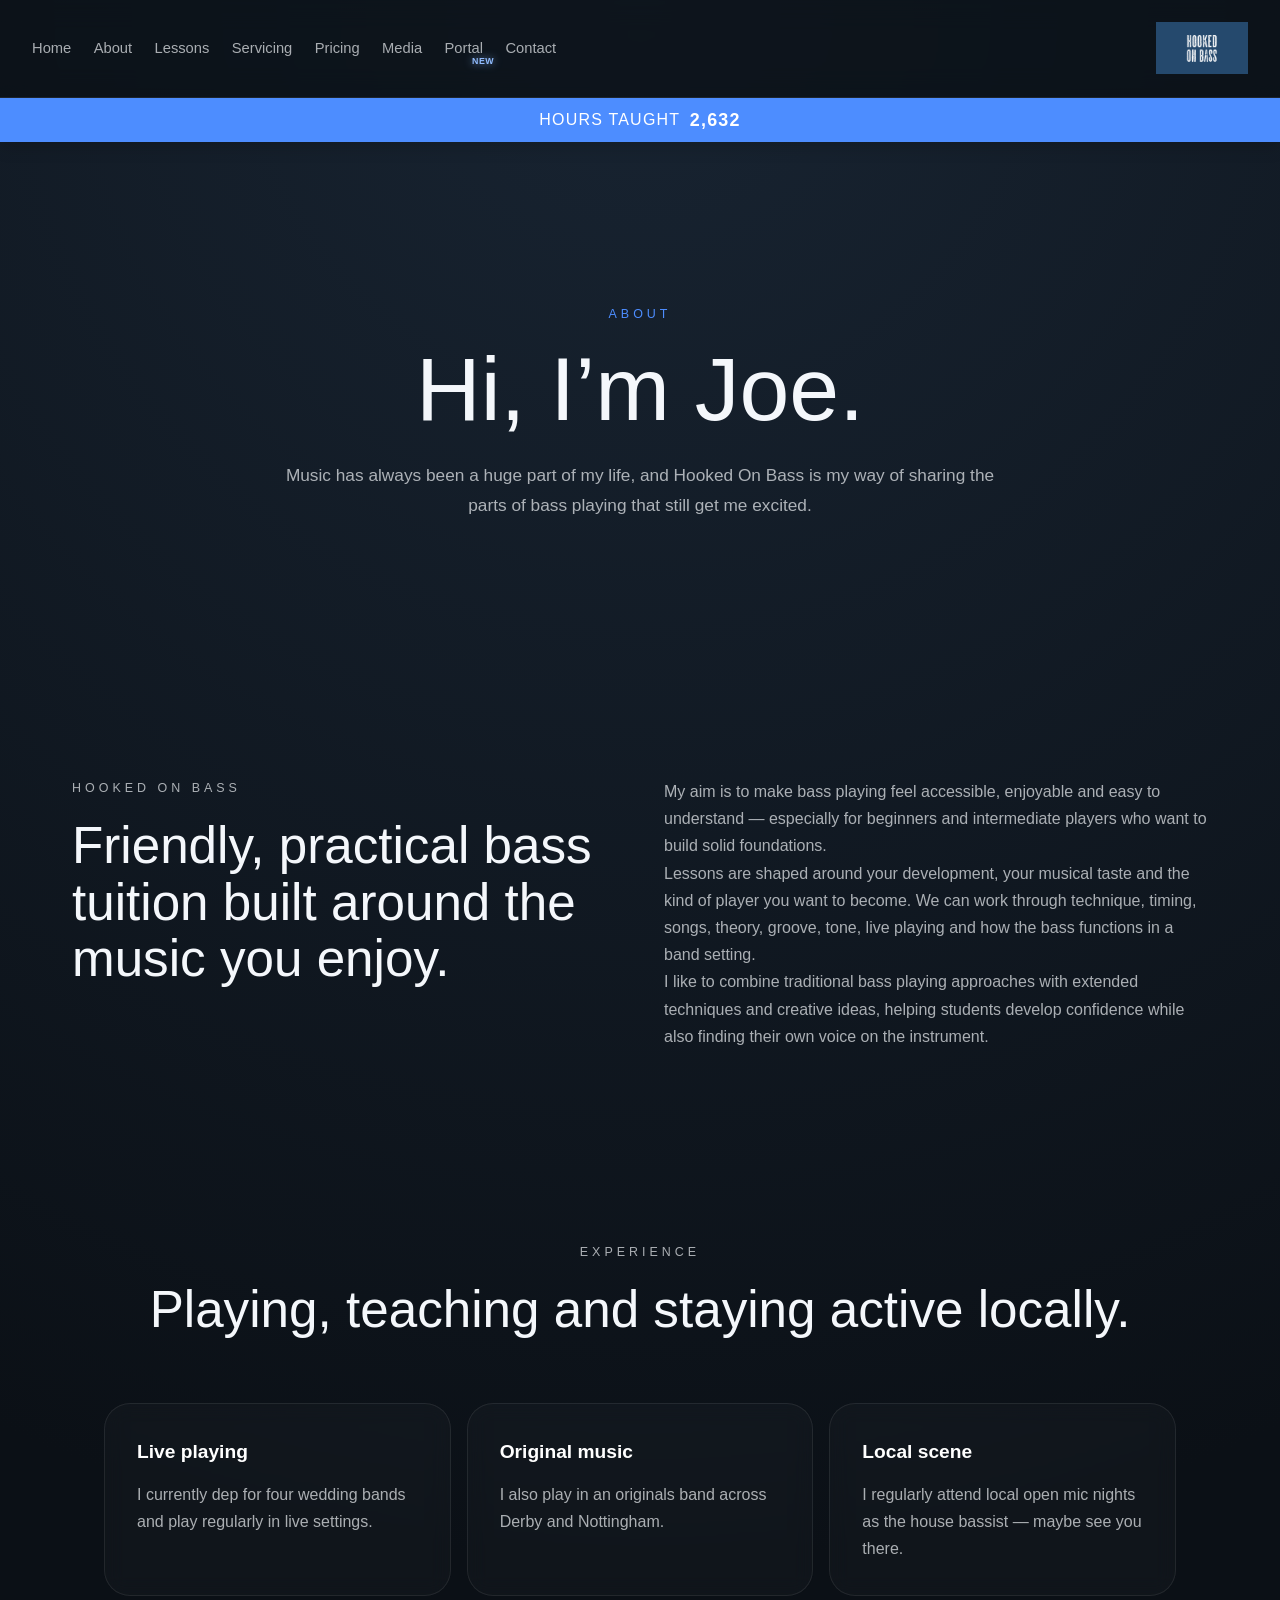
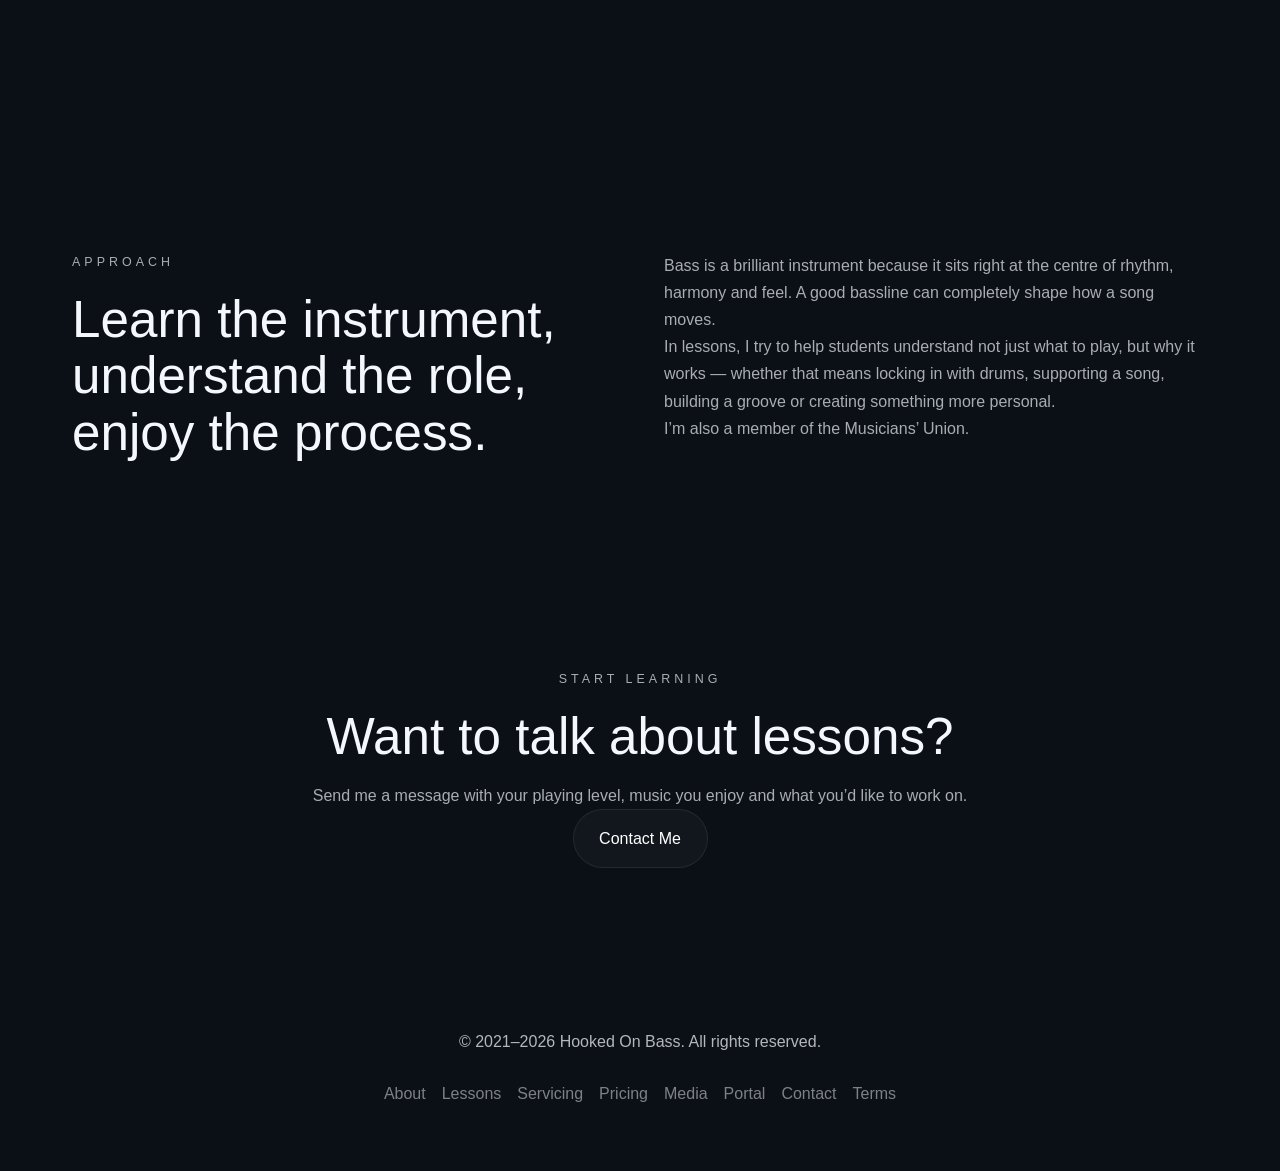
<file: about.html>
<!DOCTYPE html>
<html lang="en">
<head>
  <meta charset="UTF-8" />
  <meta name="viewport" content="width=device-width, initial-scale=1.0" />

  <title>About Joe – Bass Guitar Tutor | Hooked On Bass</title>

  <meta
    name="description"
    content="Meet Joe at Hooked On Bass: a friendly, experienced bass guitar tutor offering practical one-to-one lessons across Derby and Nottingham."
  />

  <link rel="canonical" href="https://www.hookedonbass.co.uk/about.html" />
  <meta property="og:type" content="profile" />
  <meta property="og:site_name" content="Hooked On Bass" />
  <meta property="og:title" content="About Joe – Bass Guitar Tutor | Hooked On Bass" />
  <meta property="og:description" content="Meet Joe, the bassist and tutor behind Hooked On Bass in Derby and Nottingham." />
  <meta property="og:url" content="https://www.hookedonbass.co.uk/about.html" />
  <meta property="og:image" content="https://www.hookedonbass.co.uk/Logos/hooked-on-bass-logo.png" />
  <meta name="twitter:card" content="summary" />

  <link rel="stylesheet" href="style.css?v=20260910c" />
  <link rel="icon" type="image/png" href="Logos/favicon.png" />
</head>

<body>

<header class="site-header">

    <nav class="main-nav" aria-label="Main navigation">
      <a href="index.html">Home</a>
      <a href="about.html" aria-current="page">About</a>
      <a href="lessons.html">Lessons</a>
      <a href="servicing.html">Servicing</a>
      <a href="pricing.html">Pricing</a>
      <a href="media.html">Media</a>
      <a href="portal.html">Portal<span class="nav-new-badge">New</span></a>
      <a href="contact.html">Contact</a>
    </nav>

    <a href="index.html" class="logo-link">
      <img
        src="Logos/hooked-on-bass-logo.png"
        alt="Hooked On Bass logo"
        class="site-logo"
      />
    </a>

  </header>

  <div class="hours-taught" role="region" aria-label="Teaching experience">
    <span>Hours Taught</span><strong data-hours-taught>2,512</strong>
    <noscript><small>as of 10 September 2026</small></noscript>
  </div>

  <main>

    <section class="hero page-hero">
      <div class="hero-content">
        <p class="eyebrow">About</p>

        <h1>Hi, I’m Joe.</h1>

        <p class="hero-text">
          Music has always been a huge part of my life, and Hooked On Bass is my way of sharing the parts of bass playing that still get me excited.
        </p>
      </div>
    </section>

    <section class="section split-section">

      <div>
        <p class="eyebrow">Hooked On Bass</p>

        <h2>Friendly, practical bass tuition built around the music you enjoy.</h2>
      </div>

      <div>
        <p>
          My aim is to make bass playing feel accessible, enjoyable and easy to understand — especially for beginners and intermediate players who want to build solid foundations.
        </p>

        <p>
          Lessons are shaped around your development, your musical taste and the kind of player you want to become. We can work through technique, timing, songs, theory, groove, tone, live playing and how the bass functions in a band setting.
        </p>

        <p>
          I like to combine traditional bass playing approaches with extended techniques and creative ideas, helping students develop confidence while also finding their own voice on the instrument.
        </p>
      </div>

    </section>

    <section class="section cards-section">

      <div class="section-heading">
        <p class="eyebrow">Experience</p>

        <h2>Playing, teaching and staying active locally.</h2>
      </div>

      <div class="card-grid">

        <article class="card">
          <h3>Live playing</h3>
          <p>
            I currently dep for four wedding bands and play regularly in live settings.
          </p>
        </article>

        <article class="card">
          <h3>Original music</h3>
          <p>
            I also play in an originals band across Derby and Nottingham.
          </p>
        </article>

        <article class="card">
          <h3>Local scene</h3>
          <p>
            I regularly attend local open mic nights as the house bassist — maybe see you there.
          </p>
        </article>

      </div>

    </section>

    <section class="section split-section">

      <div>
        <p class="eyebrow">Approach</p>

        <h2>Learn the instrument, understand the role, enjoy the process.</h2>
      </div>

      <div>
        <p>
          Bass is a brilliant instrument because it sits right at the centre of rhythm, harmony and feel. A good bassline can completely shape how a song moves.
        </p>

        <p>
          In lessons, I try to help students understand not just what to play, but why it works — whether that means locking in with drums, supporting a song, building a groove or creating something more personal.
        </p>

        <p>
          I’m also a member of the Musicians’ Union.
        </p>
      </div>

    </section>

    <section class="section contact-section">
      <div class="section-inner">
        <p class="eyebrow">Start Learning</p>

        <h2>Want to talk about lessons?</h2>

        <p>
          Send me a message with your playing level, music you enjoy and what you’d like to work on.
        </p>

        <a href="contact.html" class="button primary-button">Contact Me</a>
      </div>
    </section>

  </main>

  <footer class="site-footer">
    <div class="footer-inner">

      <p>© 2021–2026 Hooked On Bass. All rights reserved.</p>

      <nav class="footer-nav">
        <a href="about.html">About</a>
        <a href="lessons.html">Lessons</a>
        <a href="servicing.html">Servicing</a>
        <a href="pricing.html">Pricing</a>
        <a href="media.html">Media</a>
        <a href="portal.html">Portal</a>
        <a href="contact.html">Contact</a>
        <a href="terms.html">Terms</a>
      </nav>

    </div>
  </footer>

  <script src="script.js?v=20260910"></script>
</body>
</html>
</file>
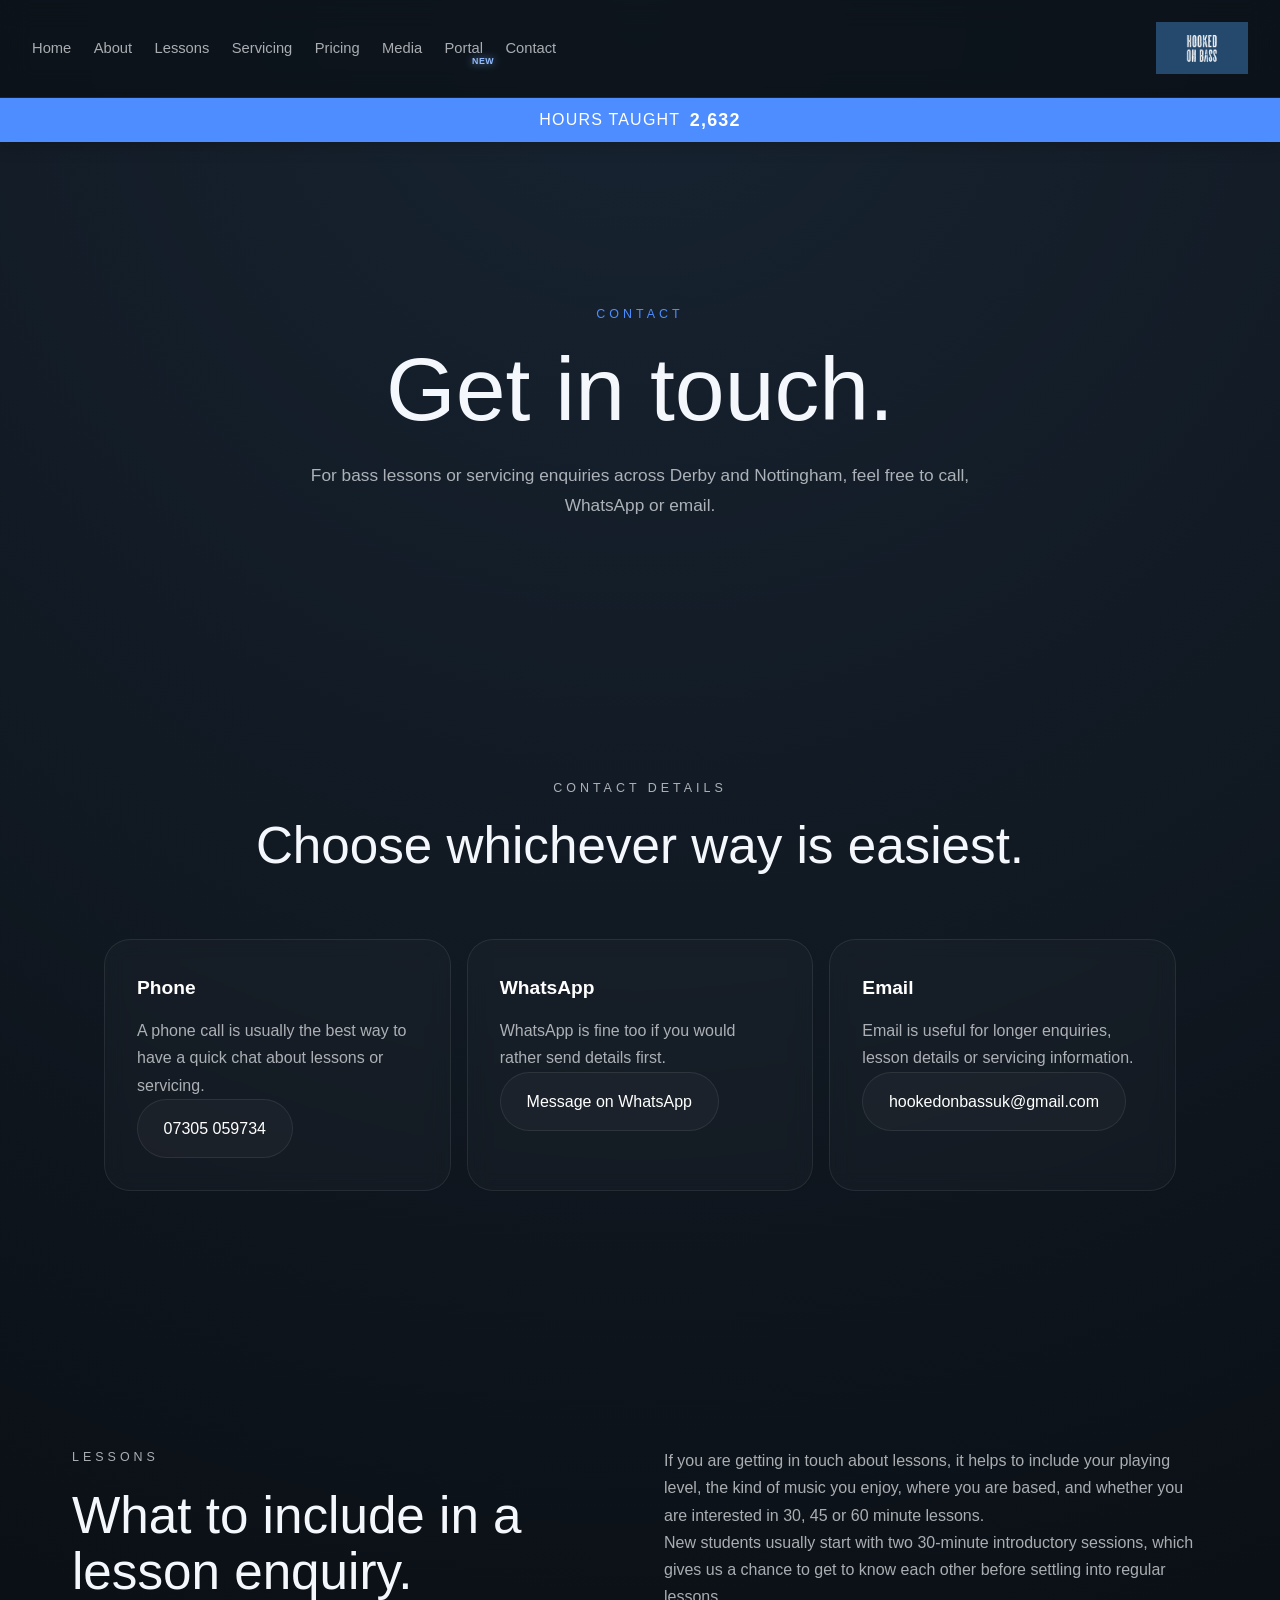
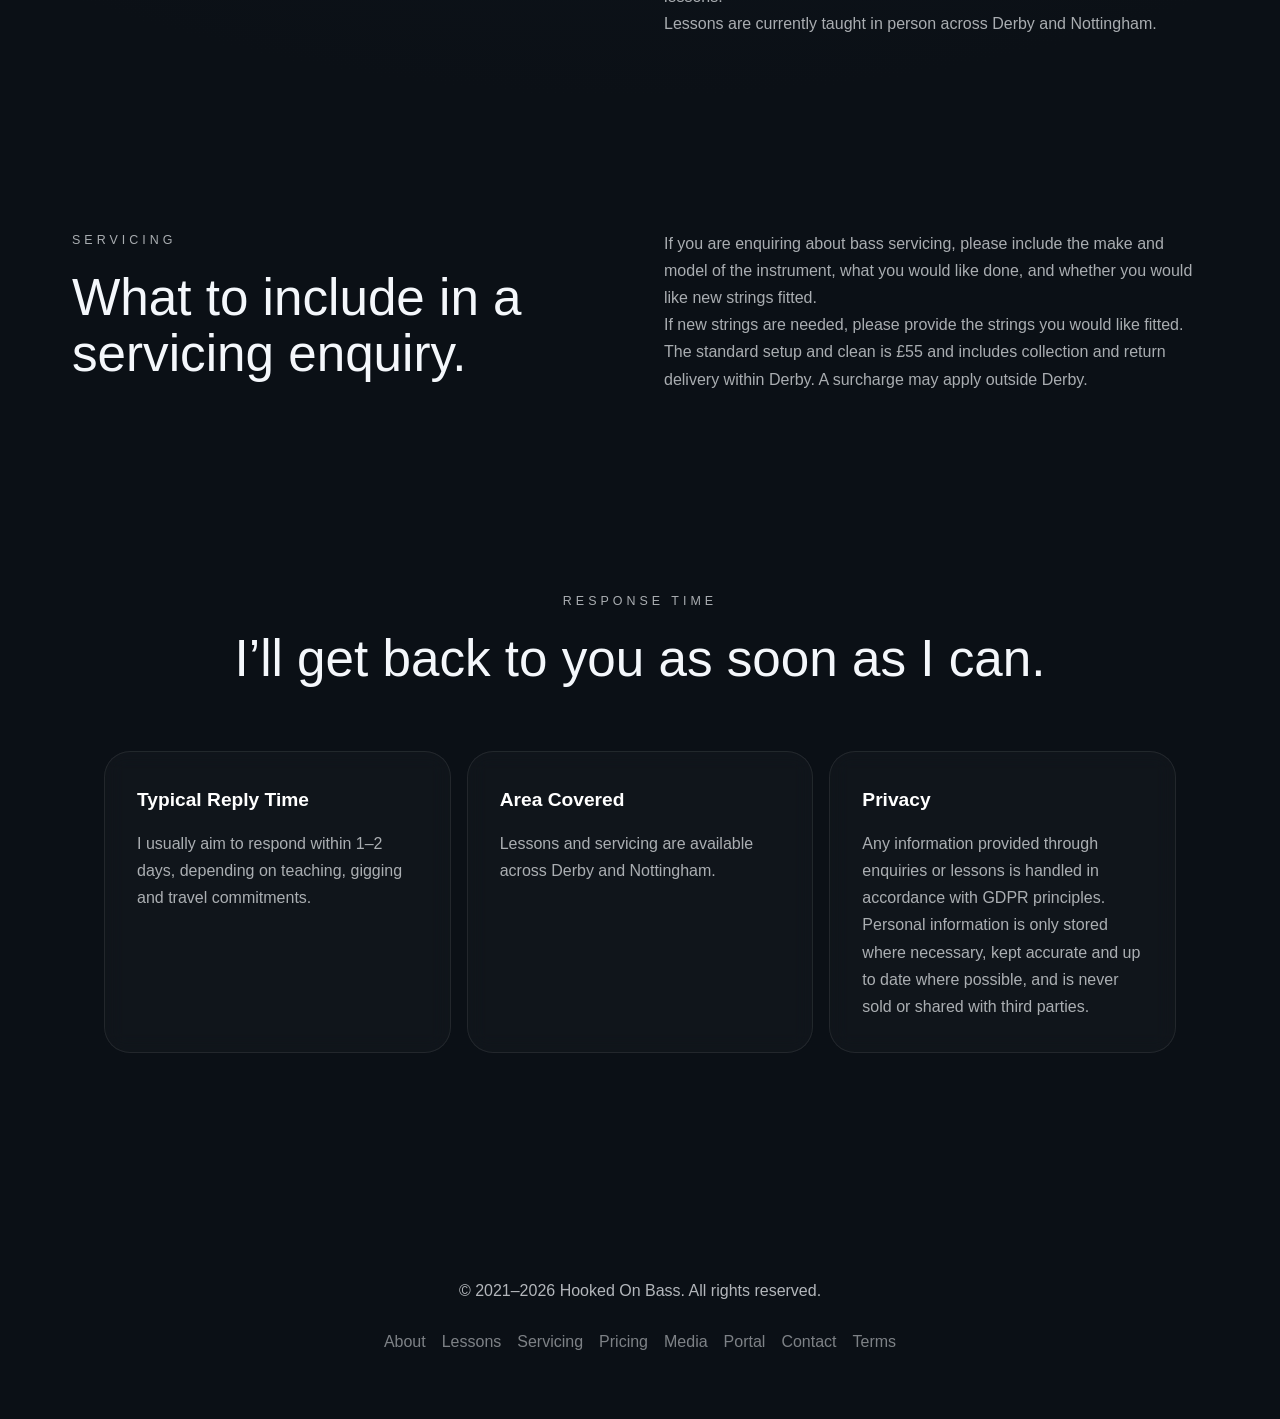
<file: contact.html>
<!DOCTYPE html>
<html lang="en">
<head>
  <meta charset="UTF-8" />
  <meta name="viewport" content="width=device-width, initial-scale=1.0" />

  <title>Contact a Bass Tutor in Derby &amp; Nottingham | Hooked On Bass</title>

  <meta
    name="description"
    content="Contact Hooked On Bass about private bass guitar lessons across Derby and Nottingham or bass setup and servicing in Derby."
  />

  <link rel="canonical" href="https://www.hookedonbass.co.uk/contact.html" />
  <meta property="og:type" content="website" />
  <meta property="og:site_name" content="Hooked On Bass" />
  <meta property="og:title" content="Contact a Bass Tutor in Derby &amp; Nottingham | Hooked On Bass" />
  <meta property="og:description" content="Get in touch about bass lessons across Derby and Nottingham or bass servicing in Derby." />
  <meta property="og:url" content="https://www.hookedonbass.co.uk/contact.html" />
  <meta property="og:image" content="https://www.hookedonbass.co.uk/Logos/hooked-on-bass-logo.png" />
  <meta name="twitter:card" content="summary" />

  <link rel="stylesheet" href="style.css?v=20260910c" />
  <link rel="icon" type="image/png" href="Logos/favicon.png" />
</head>

<body>

<header class="site-header">

    <nav class="main-nav" aria-label="Main navigation">
      <a href="index.html">Home</a>
      <a href="about.html">About</a>
      <a href="lessons.html">Lessons</a>
      <a href="servicing.html">Servicing</a>
      <a href="pricing.html">Pricing</a>
      <a href="media.html">Media</a>
      <a href="portal.html">Portal<span class="nav-new-badge">New</span></a>
      <a href="contact.html" aria-current="page">Contact</a>
</nav>

    <a href="index.html" class="logo-link">
      <img
        src="Logos/hooked-on-bass-logo.png"
        alt="Hooked On Bass"
        class="site-logo"
      />
    </a>

  </header>

  <div class="hours-taught" role="region" aria-label="Teaching experience">
    <span>Hours Taught</span><strong data-hours-taught>2,512</strong>
    <noscript><small>as of 10 September 2026</small></noscript>
  </div>

  <main>

    <section class="hero page-hero">

      <div class="hero-content">

        <p class="eyebrow">Contact</p>

        <h1>Get in touch.</h1>

        <p class="hero-text">
          For bass lessons or servicing enquiries across Derby and Nottingham, feel free to call, WhatsApp or email.
        </p>

      </div>

    </section>

    <section class="section cards-section">

      <div class="section-heading">

        <p class="eyebrow">Contact Details</p>

        <h2>Choose whichever way is easiest.</h2>

      </div>

      <div class="card-grid">

        <article class="card">
          <h3>Phone</h3>
          <p>
            A phone call is usually the best way to have a quick chat about lessons or servicing.
          </p>
          <p>
            <a href="tel:07305059734" class="button primary-button">07305 059734</a>
          </p>
        </article>

        <article class="card">
          <h3>WhatsApp</h3>
          <p>
            WhatsApp is fine too if you would rather send details first.
          </p>
          <p>
            <a href="https://wa.me/447305059734" class="button primary-button" target="_blank" rel="noopener">
              Message on WhatsApp
            </a>
          </p>
        </article>

        <article class="card">
          <h3>Email</h3>
          <p>
            Email is useful for longer enquiries, lesson details or servicing information.
          </p>
          <p>
            <a href="mailto:hookedonbassuk@gmail.com?subject=Hooked On Bass Enquiry" class="button primary-button">
              hookedonbassuk@gmail.com
            </a>
          </p>
        </article>

      </div>

    </section>

    <section class="section split-section">

      <div>
        <p class="eyebrow">Lessons</p>

        <h2>What to include in a lesson enquiry.</h2>
      </div>

      <div>
        <p>
          If you are getting in touch about lessons, it helps to include your playing level,
          the kind of music you enjoy, where you are based, and whether you are interested
          in 30, 45 or 60 minute lessons.
        </p>

        <p>
          New students usually start with two 30-minute introductory sessions, which gives us
          a chance to get to know each other before settling into regular lessons.
        </p>

        <p>
          Lessons are currently taught in person across Derby and Nottingham.
        </p>
      </div>

    </section>

    <section class="section split-section">

      <div>
        <p class="eyebrow">Servicing</p>

        <h2>What to include in a servicing enquiry.</h2>
      </div>

      <div>
        <p>
          If you are enquiring about bass servicing, please include the make and model of the
          instrument, what you would like done, and whether you would like new strings fitted.
        </p>

        <p>
          If new strings are needed, please provide the strings you would like fitted.
        </p>

        <p>
          The standard setup and clean is £55 and includes collection and return delivery within Derby.
          A surcharge may apply outside Derby.
        </p>
      </div>

    </section>

    <section class="section cards-section">

      <div class="section-heading">

        <p class="eyebrow">Response Time</p>

        <h2>I’ll get back to you as soon as I can.</h2>

      </div>

      <div class="card-grid">

        <article class="card">
          <h3>Typical Reply Time</h3>
          <p>
            I usually aim to respond within 1–2 days, depending on teaching, gigging and travel commitments.
          </p>
        </article>

        <article class="card">
          <h3>Area Covered</h3>
          <p>
            Lessons and servicing are available across Derby and Nottingham.
          </p>
        </article>

        <article class="card">
  <h3>Privacy</h3>
  <p>
    Any information provided through enquiries or lessons is handled in accordance with GDPR principles.
    Personal information is only stored where necessary, kept accurate and up to date where possible,
    and is never sold or shared with third parties.
  </p>
</article>

      </div>

    </section>

  </main>

  <footer class="site-footer">

    <div class="footer-inner">

      <p>© 2021–2026 Hooked On Bass. All rights reserved.</p>

      <nav class="footer-nav">
        <a href="about.html">About</a>
        <a href="lessons.html">Lessons</a>
        <a href="servicing.html">Servicing</a>
        <a href="pricing.html">Pricing</a>
        <a href="media.html">Media</a>
        <a href="portal.html">Portal</a>
        <a href="contact.html">Contact</a>
        <a href="terms.html">Terms</a>
      </nav>

    </div>

  </footer>

  <script src="script.js?v=20260910"></script>
</body>
</html>
</file>
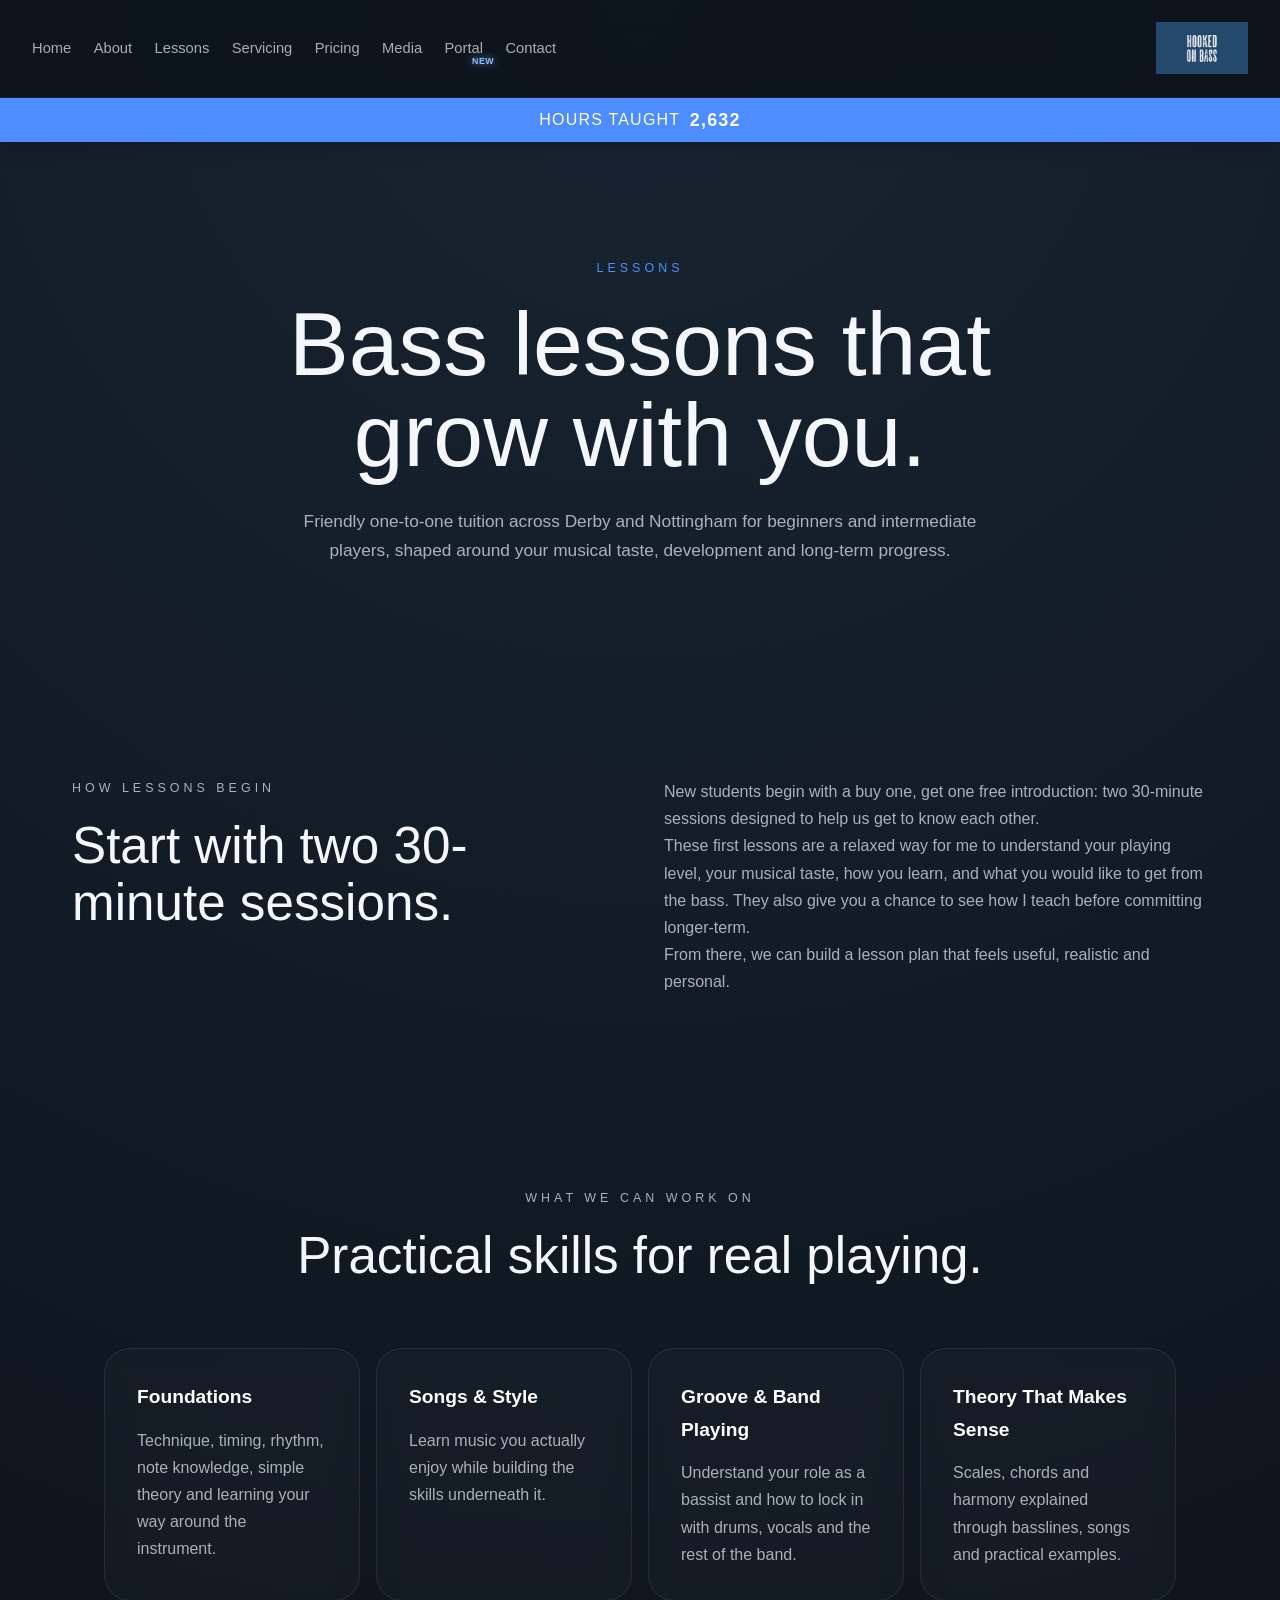
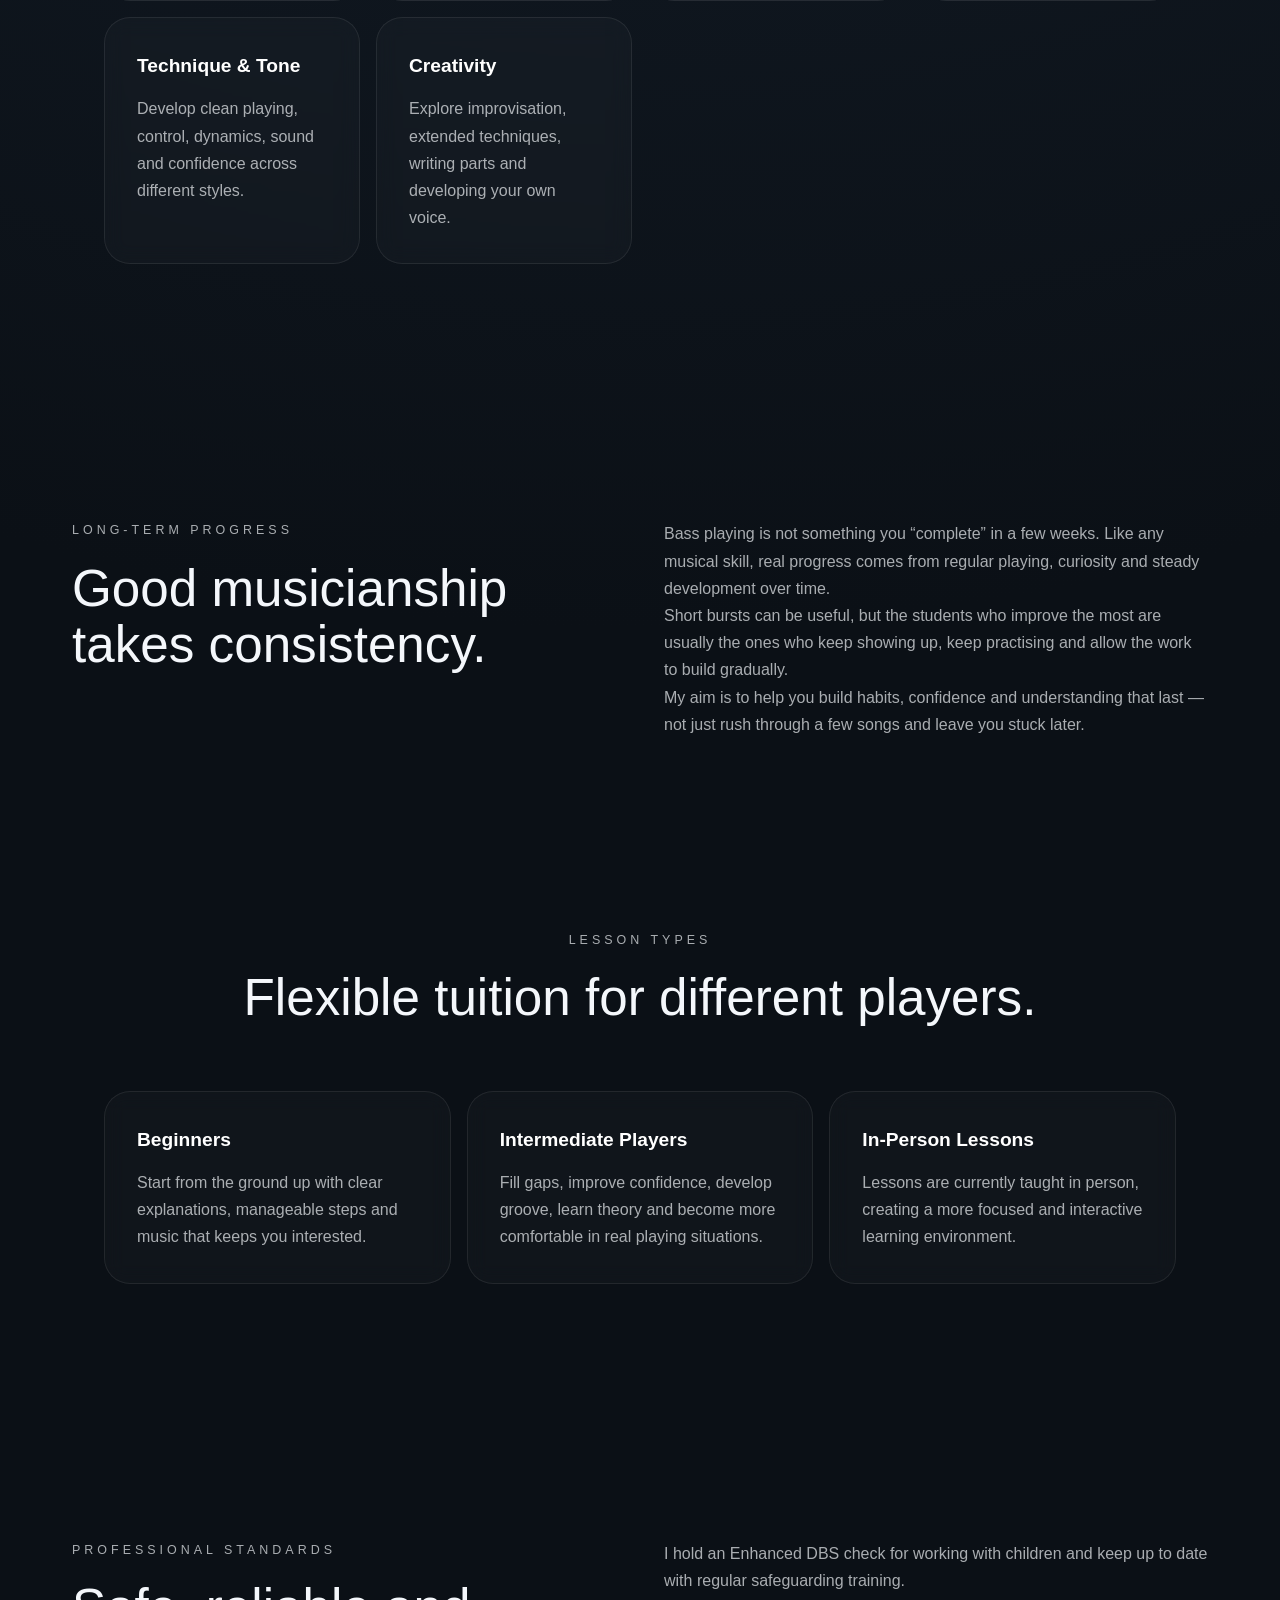
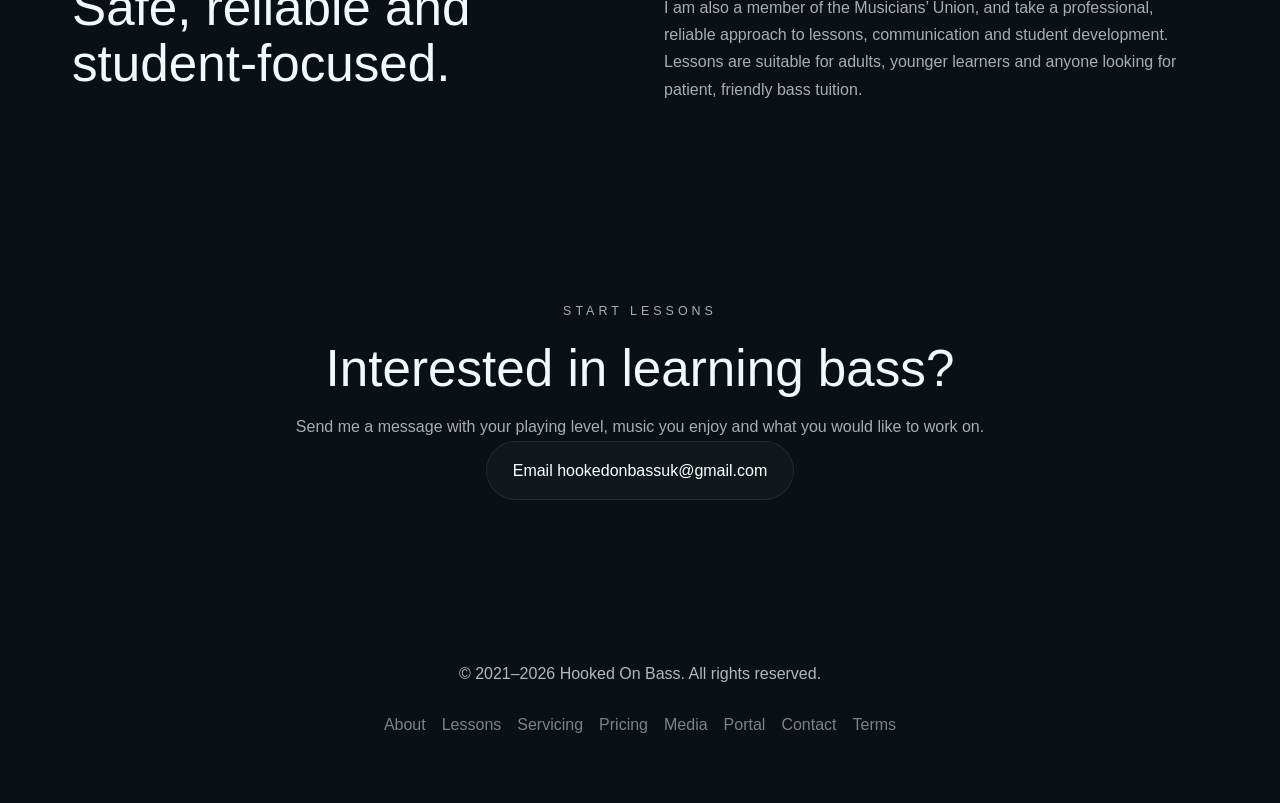
<file: lessons.html>
<!DOCTYPE html>
<html lang="en">
<head>
  <meta charset="UTF-8" />
  <meta name="viewport" content="width=device-width, initial-scale=1.0" />

  <title>Bass Guitar Lessons Derby &amp; Nottingham | Hooked On Bass</title>

  <meta
    name="description"
    content="One-to-one bass guitar lessons across Derby and Nottingham for beginners and developing players, shaped around your goals, musical taste and progress."
  />

  <link rel="canonical" href="https://www.hookedonbass.co.uk/lessons.html" />
  <meta property="og:type" content="website" />
  <meta property="og:site_name" content="Hooked On Bass" />
  <meta property="og:title" content="Bass Guitar Lessons Derby &amp; Nottingham | Hooked On Bass" />
  <meta property="og:description" content="Friendly one-to-one bass guitar lessons for beginners and developing players across Derby and Nottingham." />
  <meta property="og:url" content="https://www.hookedonbass.co.uk/lessons.html" />
  <meta property="og:image" content="https://www.hookedonbass.co.uk/Logos/hooked-on-bass-logo.png" />
  <meta name="twitter:card" content="summary" />

  <script type="application/ld+json">
  {
    "@context": "https://schema.org",
    "@type": "Service",
    "name": "Private bass guitar lessons",
    "serviceType": "One-to-one bass guitar tuition",
    "url": "https://www.hookedonbass.co.uk/lessons.html",
    "provider": {
      "@type": "Organization",
      "name": "Hooked On Bass",
      "url": "https://www.hookedonbass.co.uk/"
    },
    "areaServed": [
      { "@type": "City", "name": "Derby" },
      { "@type": "City", "name": "Nottingham" }
    ],
    "audience": {
      "@type": "Audience",
      "audienceType": "Beginner and developing bass guitar players"
    }
  }
  </script>

  <link rel="stylesheet" href="style.css?v=20260910c" />
  <link rel="icon" type="image/png" href="Logos/favicon.png" />
</head>

<body>

<header class="site-header">

    <nav class="main-nav" aria-label="Main navigation">
      <a href="index.html">Home</a>
      <a href="about.html">About</a>
      <a href="lessons.html" aria-current="page">Lessons</a>
      <a href="servicing.html">Servicing</a>
      <a href="pricing.html">Pricing</a>
      <a href="media.html">Media</a>
      <a href="portal.html">Portal<span class="nav-new-badge">New</span></a>
      <a href="contact.html">Contact</a>
    </nav>

    <a href="index.html" class="logo-link">
      <img
        src="Logos/hooked-on-bass-logo.png"
        alt="Hooked On Bass logo"
        class="site-logo"
      />
    </a>

  </header>

  <div class="hours-taught" role="region" aria-label="Teaching experience">
    <span>Hours Taught</span><strong data-hours-taught>2,512</strong>
    <noscript><small>as of 10 September 2026</small></noscript>
  </div>

  <main>

    <section class="hero page-hero">
      <div class="hero-content">
        <p class="eyebrow">Lessons</p>

        <h1>Bass lessons that grow with you.</h1>

        <p class="hero-text">
          Friendly one-to-one tuition across Derby and Nottingham for beginners and intermediate players,
          shaped around your musical taste, development and long-term progress.
        </p>
      </div>
    </section>

    <section class="section split-section">

      <div>
        <p class="eyebrow">How Lessons Begin</p>

        <h2>Start with two 30-minute sessions.</h2>
      </div>

      <div>
        <p>
          New students begin with a buy one, get one free introduction:
          two 30-minute sessions designed to help us get to know each other.
        </p>

        <p>
          These first lessons are a relaxed way for me to understand your playing level,
          your musical taste, how you learn, and what you would like to get from the bass.
          They also give you a chance to see how I teach before committing longer-term.
        </p>

        <p>
          From there, we can build a lesson plan that feels useful, realistic and personal.
        </p>
      </div>

    </section>

    <section class="section cards-section">

      <div class="section-heading">
        <p class="eyebrow">What We Can Work On</p>

        <h2>Practical skills for real playing.</h2>
      </div>

      <div class="card-grid">

        <article class="card">
          <h3>Foundations</h3>
          <p>
            Technique, timing, rhythm, note knowledge, simple theory and learning your way around the instrument.
          </p>
        </article>

        <article class="card">
          <h3>Songs & Style</h3>
          <p>
            Learn music you actually enjoy while building the skills underneath it.
          </p>
        </article>

        <article class="card">
          <h3>Groove & Band Playing</h3>
          <p>
            Understand your role as a bassist and how to lock in with drums, vocals and the rest of the band.
          </p>
        </article>

        <article class="card">
          <h3>Theory That Makes Sense</h3>
          <p>
            Scales, chords and harmony explained through basslines, songs and practical examples.
          </p>
        </article>

        <article class="card">
          <h3>Technique & Tone</h3>
          <p>
            Develop clean playing, control, dynamics, sound and confidence across different styles.
          </p>
        </article>

        <article class="card">
          <h3>Creativity</h3>
          <p>
            Explore improvisation, extended techniques, writing parts and developing your own voice.
          </p>
        </article>

      </div>

    </section>

    <section class="section split-section">

      <div>
        <p class="eyebrow">Long-Term Progress</p>

        <h2>Good musicianship takes consistency.</h2>
      </div>

      <div>
        <p>
          Bass playing is not something you “complete” in a few weeks. Like any musical skill,
          real progress comes from regular playing, curiosity and steady development over time.
        </p>

        <p>
          Short bursts can be useful, but the students who improve the most are usually the ones
          who keep showing up, keep practising and allow the work to build gradually.
        </p>

        <p>
          My aim is to help you build habits, confidence and understanding that last — not just
          rush through a few songs and leave you stuck later.
        </p>
      </div>

    </section>

    <section class="section cards-section">

      <div class="section-heading">
        <p class="eyebrow">Lesson Types</p>

        <h2>Flexible tuition for different players.</h2>
      </div>

      <div class="card-grid">

        <article class="card">
          <h3>Beginners</h3>
          <p>
            Start from the ground up with clear explanations, manageable steps and music that keeps you interested.
          </p>
        </article>

        <article class="card">
          <h3>Intermediate Players</h3>
          <p>
            Fill gaps, improve confidence, develop groove, learn theory and become more comfortable in real playing situations.
          </p>
        </article>

       <article class="card">
  <h3>In-Person Lessons</h3>
  <p>
    Lessons are currently taught in person, creating a more focused and interactive learning environment.
  </p>
</article>

      </div>

    </section>

    <section class="section split-section">

      <div>
        <p class="eyebrow">Professional Standards</p>

        <h2>Safe, reliable and student-focused.</h2>
      </div>

      <div>
        <p>
          I hold an Enhanced DBS check for working with children and keep up to date with regular safeguarding training.
        </p>

        <p>
          I am also a member of the Musicians’ Union, and take a professional, reliable approach to lessons,
          communication and student development.
        </p>

        <p>
          Lessons are suitable for adults, younger learners and anyone looking for patient, friendly bass tuition.
        </p>
      </div>

    </section>

    <section class="section contact-section">
      <div class="section-inner">
        <p class="eyebrow">Start Lessons</p>

        <h2>Interested in learning bass?</h2>

        <p>
          Send me a message with your playing level, music you enjoy and what you would like to work on.
        </p>

        <a href="mailto:hookedonbassuk@gmail.com?subject=Bass Lesson Enquiry" class="button primary-button">
          Email hookedonbassuk@gmail.com
        </a>
      </div>
    </section>

  </main>

  <footer class="site-footer">
    <div class="footer-inner">

      <p>© 2021–2026 Hooked On Bass. All rights reserved.</p>

      <nav class="footer-nav">
        <a href="about.html">About</a>
        <a href="lessons.html">Lessons</a>
        <a href="servicing.html">Servicing</a>
        <a href="pricing.html">Pricing</a>
        <a href="media.html">Media</a>
        <a href="portal.html">Portal</a>
        <a href="contact.html">Contact</a>
        <a href="terms.html">Terms</a>
      </nav>

    </div>
  </footer>

  <script src="script.js?v=20260910"></script>
</body>
</html>
</file>
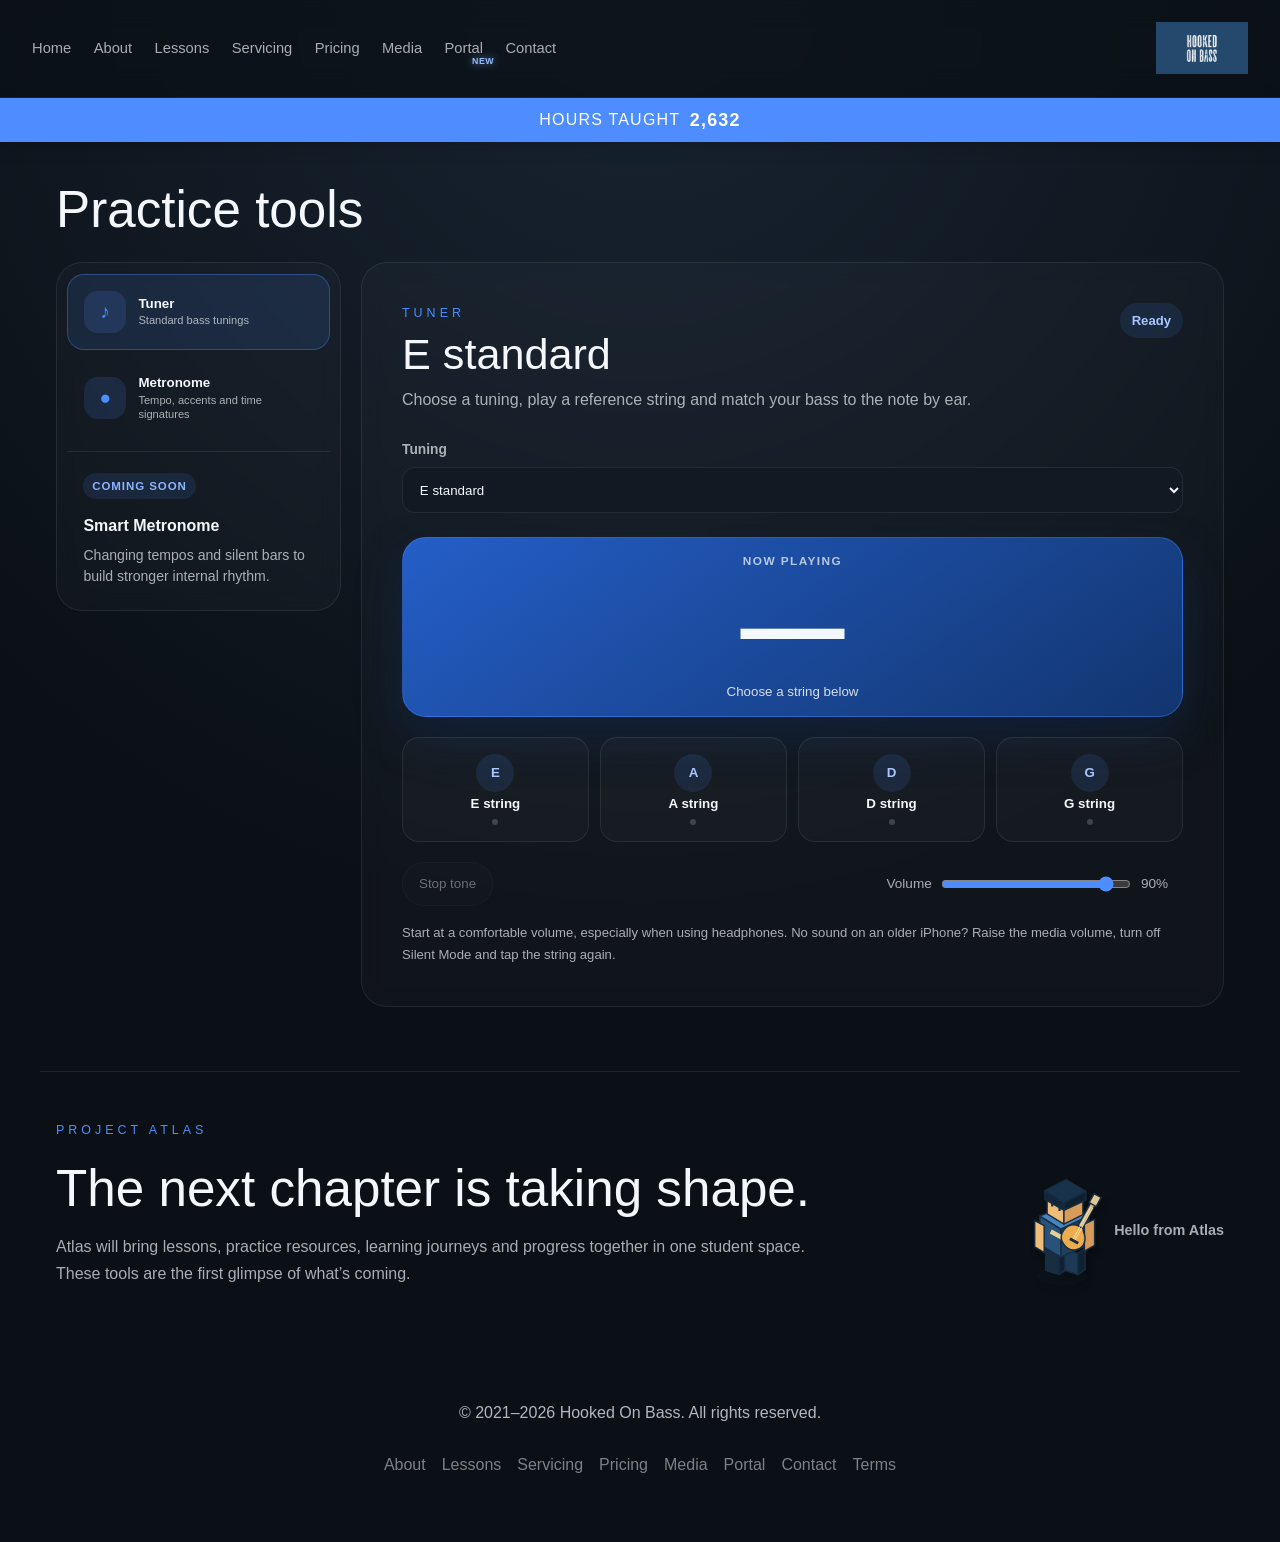
<file: portal.html>
<!DOCTYPE html>
<html lang="en">
<head>
  <meta charset="UTF-8" />
  <meta name="viewport" content="width=device-width, initial-scale=1.0" />
  <title>Free Bass Tuner &amp; Metronome | Hooked On Bass</title>
  <meta name="description" content="Use the free Hooked On Bass online bass tuner and metronome to tune up, practise your timing and build a stronger pulse." />
  <link rel="canonical" href="https://www.hookedonbass.co.uk/portal.html" />
  <meta property="og:type" content="website" />
  <meta property="og:site_name" content="Hooked On Bass" />
  <meta property="og:title" content="Free Bass Tuner &amp; Metronome | Hooked On Bass" />
  <meta property="og:description" content="Free online bass tuning and timing tools from Hooked On Bass." />
  <meta property="og:url" content="https://www.hookedonbass.co.uk/portal.html" />
  <meta property="og:image" content="https://www.hookedonbass.co.uk/Logos/hooked-on-bass-logo.png" />
  <meta name="twitter:card" content="summary" />
  <link rel="stylesheet" href="style.css?v=20260910c" />
  <link rel="stylesheet" href="portal-tools.css?v=20260910e" />
  <link rel="icon" type="image/png" href="Logos/favicon.png" />
</head>
<body class="portal-page">

<header class="site-header">
    <nav class="main-nav" aria-label="Main navigation">
      <a href="index.html">Home</a><a href="about.html">About</a><a href="lessons.html">Lessons</a><a href="servicing.html">Servicing</a><a href="pricing.html">Pricing</a><a href="media.html">Media</a><a href="portal.html" aria-current="page">Portal<span class="nav-new-badge">New</span></a><a href="contact.html">Contact</a>
    </nav>
    <a href="index.html" class="logo-link"><img src="Logos/hooked-on-bass-logo.png" alt="Hooked On Bass" class="site-logo" /></a>
  </header>

  <div class="hours-taught" role="region" aria-label="Teaching experience">
    <span>Hours Taught</span><strong data-hours-taught>2,512</strong>
    <noscript><small>as of 10 September 2026</small></noscript>
  </div>
  <main>
    <section class="portal-tools" aria-labelledby="practice-tools-heading">
      <div class="portal-tools-heading"><h1 id="practice-tools-heading">Practice tools</h1></div>
      <p class="ios-audio-tip" hidden><strong>iPhone audio tip:</strong> turn up media volume and tap a string or Play. If you still hear nothing, turn off Silent Mode and tap again.</p>
      <div class="tools-layout">
        <aside class="tools-menu" aria-label="Practice tool selector">
          <button class="tool-tab is-active" type="button" data-tool="tuner" aria-selected="true"><span class="tool-tab-icon" aria-hidden="true">♪</span><span><strong>Tuner</strong><small>Standard bass tunings</small></span></button>
          <button class="tool-tab" type="button" data-tool="metronome" aria-selected="false"><span class="tool-tab-icon" aria-hidden="true">●</span><span><strong>Metronome</strong><small>Tempo, accents and time signatures</small></span></button>
          <div class="smart-tool-teaser"><span>Coming soon</span><h3>Smart Metronome</h3><p>Changing tempos and silent bars to build stronger internal rhythm.</p></div>
        </aside>
        <section class="tool-panel is-active" id="tool-tuner" data-tool-panel="tuner">
          <div class="tool-panel-head"><div><p class="eyebrow">Tuner</p><h2 id="tuner-heading">E standard</h2></div><span class="tool-status" id="tuner-status" aria-live="polite">Ready</span></div>
          <p class="tool-description">Choose a tuning, play a reference string and match your bass to the note by ear.</p>
          <label class="tuning-selector" for="tuner-tuning"><span>Tuning</span><select id="tuner-tuning"><option value="e-standard" selected>E standard</option><option value="five-string">5-string (B E A D G)</option><option value="drop-d">Drop D</option><option value="d-standard">D standard</option><option value="eb-standard">E♭ standard</option><option value="drop-c">Drop C</option><option value="c-standard">C standard</option></select></label>
          <div class="tuner-display" aria-live="polite"><span>Now playing</span><strong id="tuner-note">—</strong><small id="tuner-frequency">Choose a string below</small></div>
          <div class="tuner-strings" role="group" aria-label="Bass string reference tones">
            <button class="tuner-string" type="button" data-string-index="0"><span class="tuner-note-icon">E</span><strong>E string</strong><span class="tuner-led" aria-hidden="true"></span></button>
            <button class="tuner-string" type="button" data-string-index="1"><span class="tuner-note-icon">A</span><strong>A string</strong><span class="tuner-led" aria-hidden="true"></span></button>
            <button class="tuner-string" type="button" data-string-index="2"><span class="tuner-note-icon">D</span><strong>D string</strong><span class="tuner-led" aria-hidden="true"></span></button>
            <button class="tuner-string" type="button" data-string-index="3"><span class="tuner-note-icon">G</span><strong>G string</strong><span class="tuner-led" aria-hidden="true"></span></button>
          </div>
          <div class="tool-controls tuner-controls"><button id="tuner-stop" class="tool-button tool-button-secondary" type="button" disabled>Stop tone</button><label class="volume-control"><span>Volume</span><input id="tuner-volume" type="range" min="0" max="100" value="90" aria-label="Tuner volume"><output id="tuner-volume-value">90%</output></label></div>
          <p class="tool-safety-note">Start at a comfortable volume, especially when using headphones. No sound on an older iPhone? Raise the media volume, turn off Silent Mode and tap the string again.</p>
        </section>
        <section class="tool-panel" id="tool-metronome" data-tool-panel="metronome" hidden>
          <div class="tool-panel-head"><div><p class="eyebrow">Metronome</p><h2>Build your pulse</h2></div><span class="tool-status" id="metronome-status" aria-live="polite">Stopped</span></div>
          <div class="metronome-settings"><label class="time-signature-control"><span>Time signature</span><select id="time-signature" aria-label="Time signature"><option value="4/4" selected>4/4</option><option value="3/4">3/4</option><option value="5/4">5/4</option><option value="7/4">7/4</option><option value="6/8">6/8</option></select></label></div>
          <div class="tempo-area"><button class="tempo-step" type="button" data-bpm-step="-3" aria-label="Reduce tempo by three beats per minute">−3</button><label class="tempo-readout"><input id="bpm-input" type="number" min="30" max="240" step="3" value="90" inputmode="numeric" aria-label="Tempo in beats per minute"><span>BPM</span></label><button class="tempo-step" type="button" data-bpm-step="3" aria-label="Increase tempo by three beats per minute">+3</button></div>
          <input id="bpm-slider" class="tempo-slider" type="range" min="30" max="240" step="3" value="90" aria-label="Tempo slider">
          <div class="sequencer-wrap"><div class="sequencer-heading"><div><p class="eyebrow">Beat accents</p><h3>Accent pattern</h3></div></div><div class="stress-sequencer" id="stress-sequencer" role="group" aria-label="Beat accent sequencer"></div></div>
          <div class="beat-lights" id="beat-lights" aria-label="Current beat"></div>
          <div class="metronome-transport" aria-label="Metronome transport controls"><button id="metronome-play" class="tool-button" type="button">Play</button><button id="metronome-pause" class="tool-button tool-button-secondary" type="button" disabled>Pause</button><button id="metronome-stop" class="tool-button tool-button-secondary" type="button" disabled>Stop</button></div>
          <div class="metronome-options"><button id="tap-tempo" class="tap-tempo" type="button">Tap tempo</button><label class="volume-control"><span>Volume</span><input id="metronome-volume" type="range" min="0" max="100" value="90" aria-label="Metronome volume"><output id="metronome-volume-value">90%</output></label></div>
          <p class="tool-safety-note">No sound on an older iPhone? Raise the media volume, turn off Silent Mode and tap Play again.</p>
        </section>
      </div>
    </section>
    <section class="portal-future">
      <div class="portal-future-copy">
        <p class="eyebrow">Project Atlas</p>
        <h2>The next chapter is taking shape.</h2>
        <p>Atlas will bring lessons, practice resources, learning journeys and progress together in one student space. These tools are the first glimpse of what’s coming.</p>
      </div>
      <aside class="atlas-companion" aria-label="Atlas says hello">
        <svg viewBox="0 0 120 156" class="atlas-avatar" aria-hidden="true">
          <ellipse cx="61" cy="142" rx="35" ry="11" fill="#0d1a26" opacity=".25"/>
          <g stroke="#172d42" stroke-width="2" stroke-linejoin="round">
            <path d="M39 105l18 5v29l-18-6z" fill="#172d42"/><path d="M57 110l11-7v29l-11 7z" fill="#112131"/><path d="M65 105l18 5v29l-18-6z" fill="#1d3956"/><path d="M83 110l10-7v29l-10 7z" fill="#112131"/>
            <path d="M31 59l38-16 29 16-38 18z" fill="#4683c0"/><path d="M31 59l29 18v38l-29-17z" fill="#29527a"/><path d="M60 77l38-18v39l-38 17z" fill="#203f5d"/>
            <path d="M24 65l13 7v37l-13-8z" fill="#efbd78"/><path class="atlas-wave-arm" d="M92 70l14-7v36l-14 8z" fill="#d79a59"/>
            <path d="M41 25l26-13 23 14-26 13z" fill="#ffdf99"/><path d="M41 25l23 14v31L41 56z" fill="#efbd78"/><path d="M64 39l26-13v31L64 70z" fill="#d99c58"/>
            <path d="M38 24l29-15 27 16-30 16z" fill="#19324b"/><path d="M38 24l26 17v10L38 36z" fill="#132639"/><path d="M64 41l30-16v12L64 51z" fill="#0f1f2e"/>
            <path d="M48 42v4m10 2v4" stroke="#182f45" stroke-width="3"/><path d="M46 80l31 17" stroke="#e8cf95" stroke-width="6"/>
            <g transform="rotate(29 79 88)"><path d="M75 72v-40h7v42" fill="#d7b782"/><path d="M73 37v-14h11v14z" fill="#dfc896"/><path d="M74 72c-16 4-17 25-5 31 15 8 29-4 24-18-2-7-8-8-10-13z" fill="#edac4e"/><path d="M78 41v51m3-51v51" stroke="#fff0c3" stroke-width="1"/><path d="M74 93h13" stroke="#172d42" stroke-width="4"/></g>
          </g>
        </svg>
        <strong>Hello from Atlas</strong>
      </aside>
    </section>
  </main>
  <footer class="site-footer"><div class="footer-inner"><p>© 2021–2026 Hooked On Bass. All rights reserved.</p><nav class="footer-nav"><a href="about.html">About</a><a href="lessons.html">Lessons</a><a href="servicing.html">Servicing</a><a href="pricing.html">Pricing</a><a href="media.html">Media</a><a href="portal.html">Portal</a><a href="contact.html">Contact</a><a href="terms.html">Terms</a></nav></div></footer>
  <script src="script.js?v=20260910"></script>
  <script src="portal-tools.js?v=20260910e"></script>
</body>
</html>
</file>
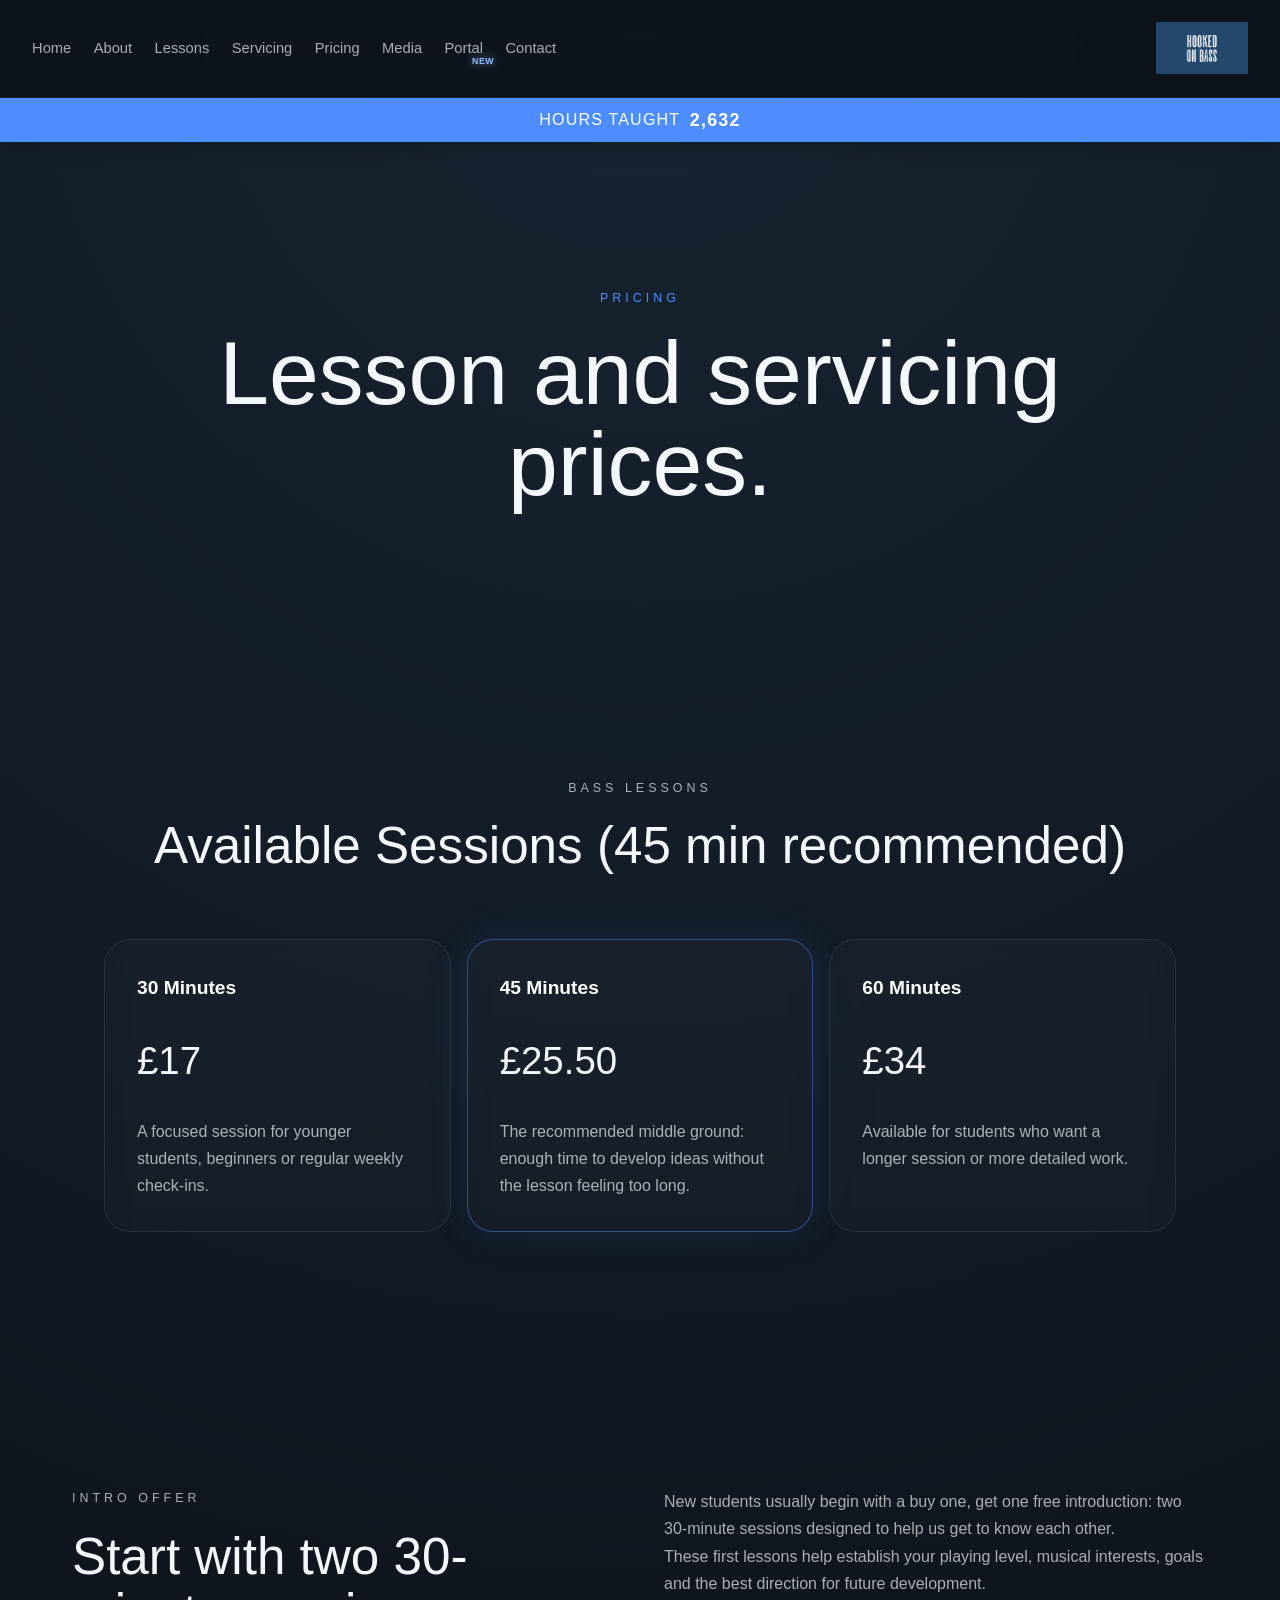
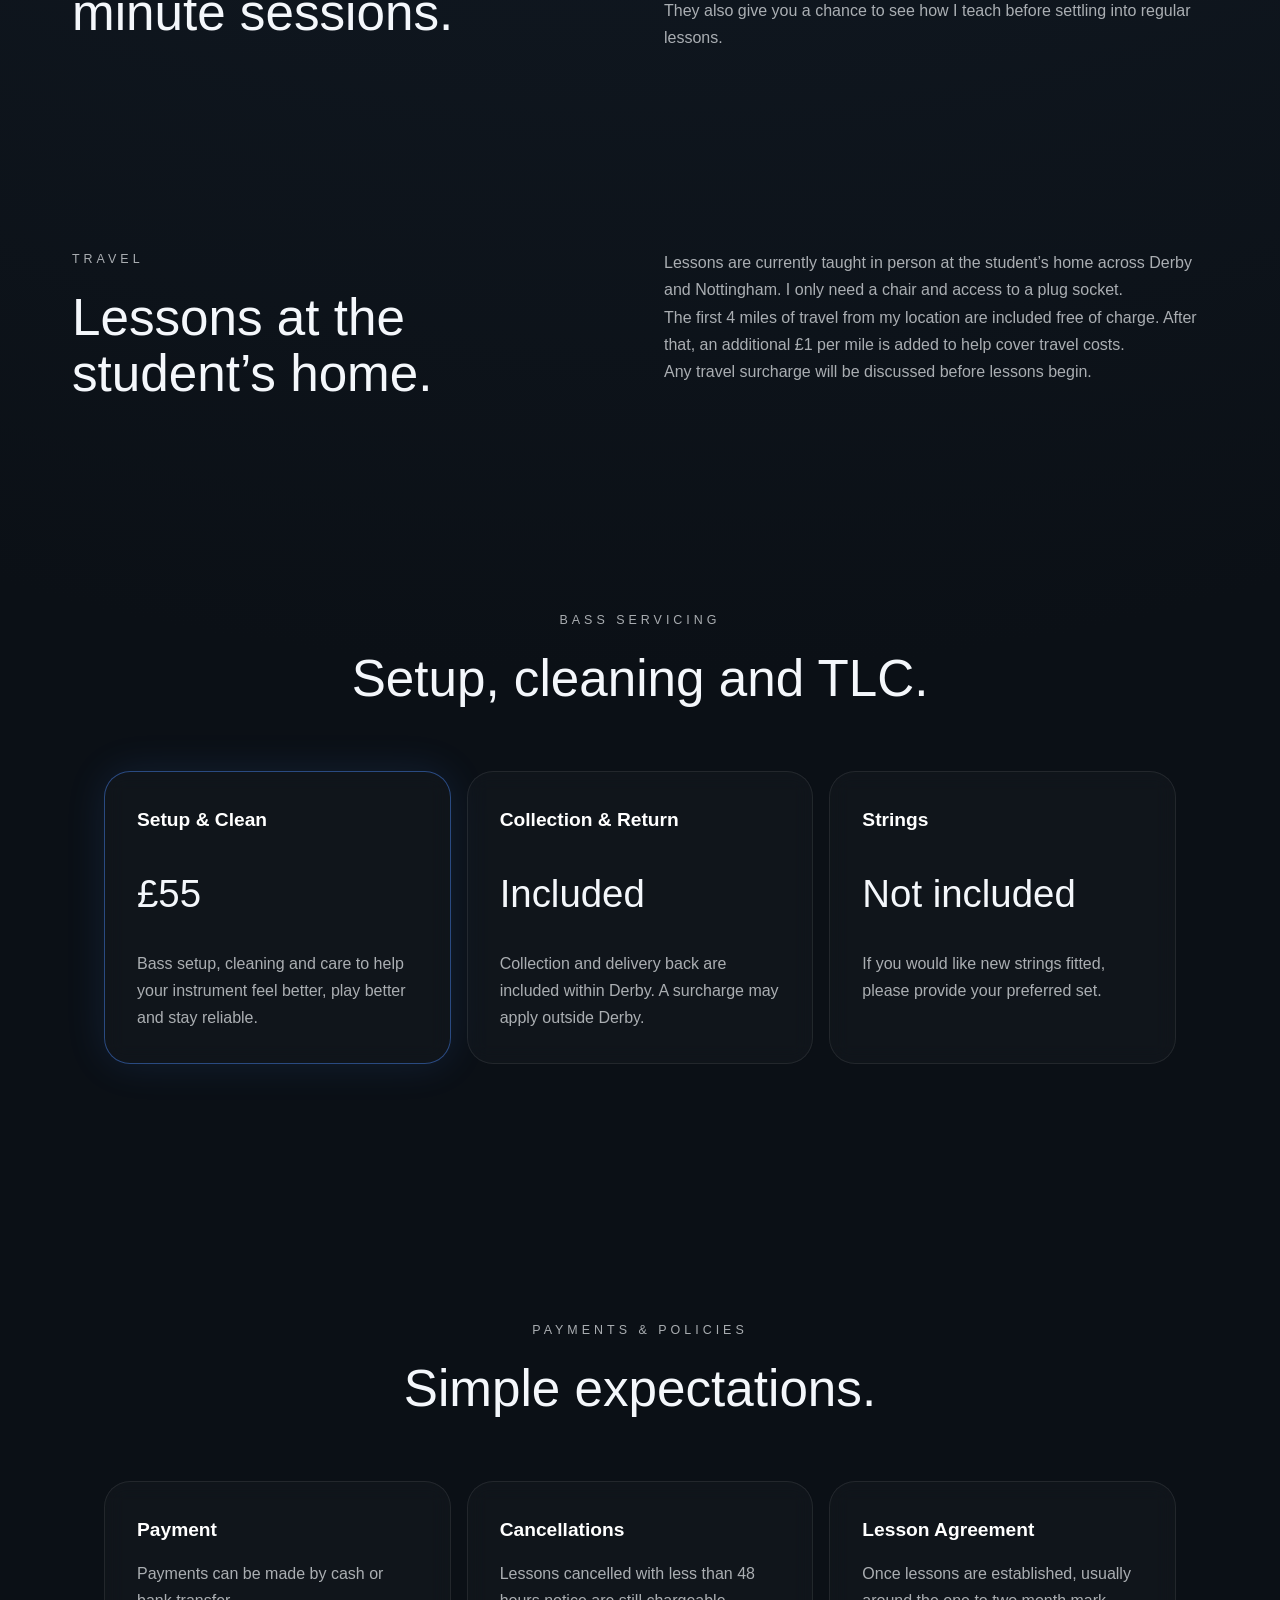
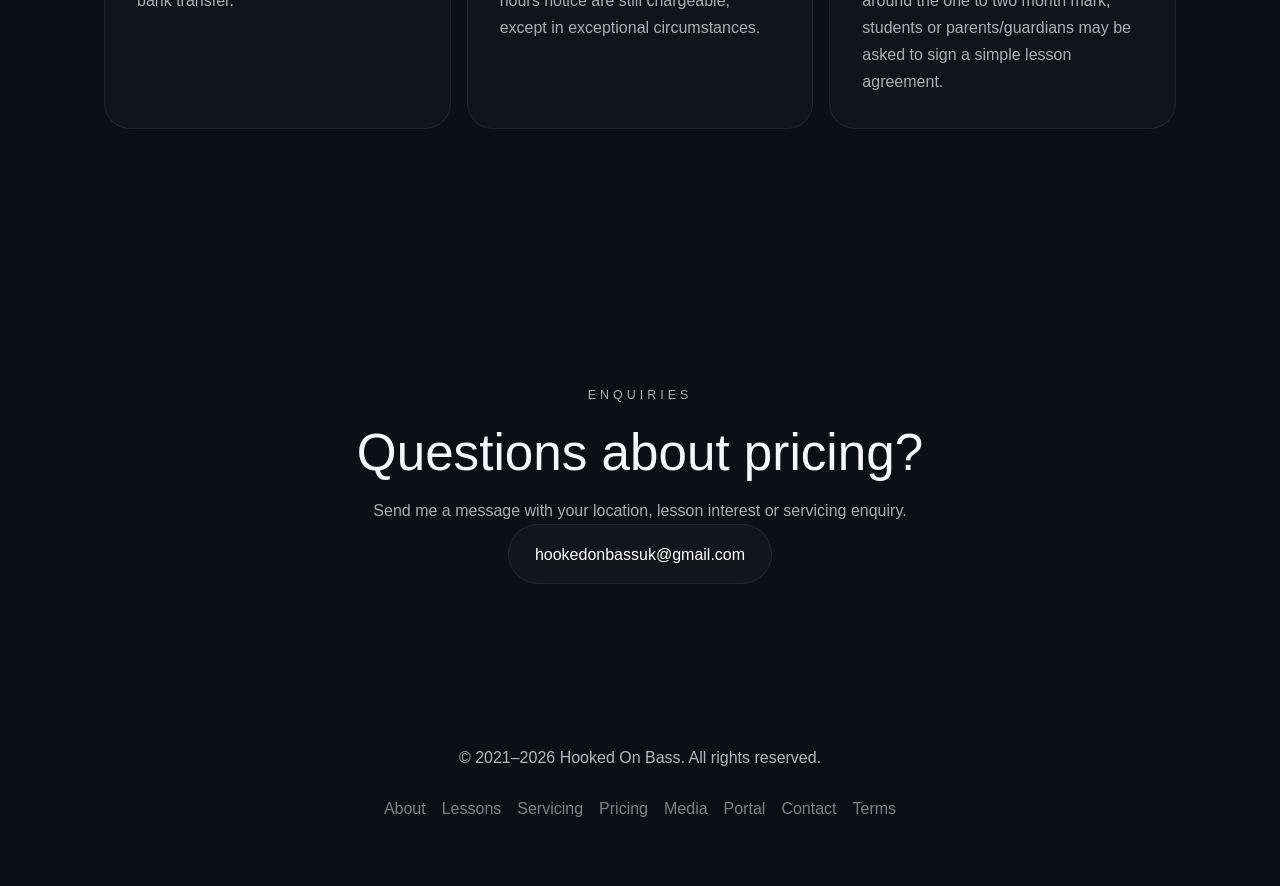
<file: pricing.html>
<!DOCTYPE html>
<html lang="en">
<head>
  <meta charset="UTF-8" />
  <meta name="viewport" content="width=device-width, initial-scale=1.0" />

  <title>Bass Lesson Prices Derby &amp; Nottingham | Hooked On Bass</title>

  <meta
    name="description"
    content="Clear prices for private bass guitar lessons across Derby and Nottingham, plus bass setup and cleaning services with collection in Derby."
  />

  <link rel="canonical" href="https://www.hookedonbass.co.uk/pricing.html" />
  <meta property="og:type" content="website" />
  <meta property="og:site_name" content="Hooked On Bass" />
  <meta property="og:title" content="Bass Lesson Prices Derby &amp; Nottingham | Hooked On Bass" />
  <meta property="og:description" content="View prices for private bass guitar lessons and bass setup and cleaning services." />
  <meta property="og:url" content="https://www.hookedonbass.co.uk/pricing.html" />
  <meta property="og:image" content="https://www.hookedonbass.co.uk/Logos/hooked-on-bass-logo.png" />
  <meta name="twitter:card" content="summary" />

  <link rel="stylesheet" href="style.css?v=20260910c" />
  <link rel="icon" type="image/png" href="Logos/favicon.png" />
</head>

<body>

<header class="site-header">

    <nav class="main-nav" aria-label="Main navigation">
      <a href="index.html">Home</a>
      <a href="about.html">About</a>
      <a href="lessons.html">Lessons</a>
      <a href="servicing.html">Servicing</a>
      <a href="pricing.html" aria-current="page">Pricing</a>
      <a href="media.html">Media</a>
      <a href="portal.html">Portal<span class="nav-new-badge">New</span></a>
      <a href="contact.html">Contact</a>
    </nav>

    <a href="index.html" class="logo-link">
      <img
        src="Logos/hooked-on-bass-logo.png"
        alt="Hooked On Bass"
        class="site-logo"
      />
    </a>

  </header>

  <div class="hours-taught" role="region" aria-label="Teaching experience">
    <span>Hours Taught</span><strong data-hours-taught>2,512</strong>
    <noscript><small>as of 10 September 2026</small></noscript>
  </div>

  <main>

    <section class="hero page-hero">
      <div class="hero-content">

        <p class="eyebrow">Pricing</p>

        <h1>Lesson and servicing prices.</h1>

        <p class="hero-text">
          
        </p>

      </div>
    </section>

    <section class="section cards-section">

      <div class="section-heading">
        <p class="eyebrow">Bass Lessons</p>

        <h2>Available Sessions (45 min recommended)</h2>
      </div>

      <div class="pricing-cards">

        <article class="price-card">
          <h3>30 Minutes</h3>

          <p class="price">£17</p>

          <p>
            A focused session for younger students, beginners or regular weekly check-ins.
          </p>
        </article>

        <article class="price-card featured-price">
          <h3>45 Minutes</h3>

          <p class="price">£25.50</p>

          <p>
            The recommended middle ground: enough time to develop ideas without the lesson feeling too long.
          </p>
        </article>

        <article class="price-card">
          <h3>60 Minutes</h3>

          <p class="price">£34</p>

          <p>
            Available for students who want a longer session or more detailed work.
          </p>
        </article>

      </div>

    </section>

    <section class="section split-section">

      <div>
        <p class="eyebrow">Intro Offer</p>

        <h2>Start with two 30-minute sessions.</h2>
      </div>

      <div>
        <p>
          New students usually begin with a buy one, get one free introduction:
          two 30-minute sessions designed to help us get to know each other.
        </p>

        <p>
          These first lessons help establish your playing level, musical interests,
          goals and the best direction for future development.
        </p>

        <p>
          They also give you a chance to see how I teach before settling into regular lessons.
        </p>
      </div>

    </section>

    <section class="section split-section">

      <div>
        <p class="eyebrow">Travel</p>

        <h2>Lessons at the student’s home.</h2>
      </div>

      <div>
        <p>
          Lessons are currently taught in person at the student’s home across Derby and Nottingham.
          I only need a chair and access to a plug socket.
        </p>

        <p>
          The first 4 miles of travel from my location are included free of charge.
          After that, an additional £1 per mile is added to help cover travel costs.
        </p>

        <p>
          Any travel surcharge will be discussed before lessons begin.
        </p>
      </div>

    </section>

    <section class="section cards-section">

      <div class="section-heading">
        <p class="eyebrow">Bass Servicing</p>

        <h2>Setup, cleaning and TLC.</h2>
      </div>

      <div class="pricing-cards">

        <article class="price-card featured-price">
          <h3>Setup & Clean</h3>

          <p class="price">£55</p>

          <p>
            Bass setup, cleaning and care to help your instrument feel better, play better and stay reliable.
          </p>
        </article>

        <article class="price-card">
          <h3>Collection & Return</h3>

          <p class="price">Included</p>

          <p>
            Collection and delivery back are included within Derby. A surcharge may apply outside Derby.
          </p>
        </article>

        <article class="price-card">
          <h3>Strings</h3>

          <p class="price">Not included</p>

          <p>
            If you would like new strings fitted, please provide your preferred set.
          </p>
        </article>

      </div>

    </section>

    <section class="section cards-section">

      <div class="section-heading">
        <p class="eyebrow">Payments & Policies</p>

        <h2>Simple expectations.</h2>
      </div>

      <div class="card-grid">

        <article class="card">
          <h3>Payment</h3>

          <p>
            Payments can be made by cash or bank transfer.
          </p>
        </article>

        <article class="card">
          <h3>Cancellations</h3>

          <p>
            Lessons cancelled with less than 48 hours notice are still chargeable,
            except in exceptional circumstances.
          </p>
        </article>

        <article class="card">
          <h3>Lesson Agreement</h3>

          <p>
            Once lessons are established, usually around the one to two month mark,
            students or parents/guardians may be asked to sign a simple lesson agreement.
          </p>
        </article>

      </div>

    </section>

    <section class="section contact-section">

      <div class="section-inner">

        <p class="eyebrow">Enquiries</p>

        <h2>Questions about pricing?</h2>

        <p>
          Send me a message with your location, lesson interest or servicing enquiry.
        </p>

        <a
          href="mailto:hookedonbassuk@gmail.com?subject=Hooked On Bass Pricing Enquiry"
          class="button primary-button"
        >
          hookedonbassuk@gmail.com
        </a>

      </div>

    </section>

  </main>

  <footer class="site-footer">

    <div class="footer-inner">

      <p>© 2021–2026 Hooked On Bass. All rights reserved.</p>

      <nav class="footer-nav">
        <a href="about.html">About</a>
        <a href="lessons.html">Lessons</a>
        <a href="servicing.html">Servicing</a>
        <a href="pricing.html">Pricing</a>
        <a href="media.html">Media</a>
        <a href="portal.html">Portal</a>
        <a href="contact.html">Contact</a>
        <a href="terms.html">Terms</a>
      </nav>

    </div>

  </footer>

  <script src="script.js?v=20260910"></script>
</body>
</html>
</file>
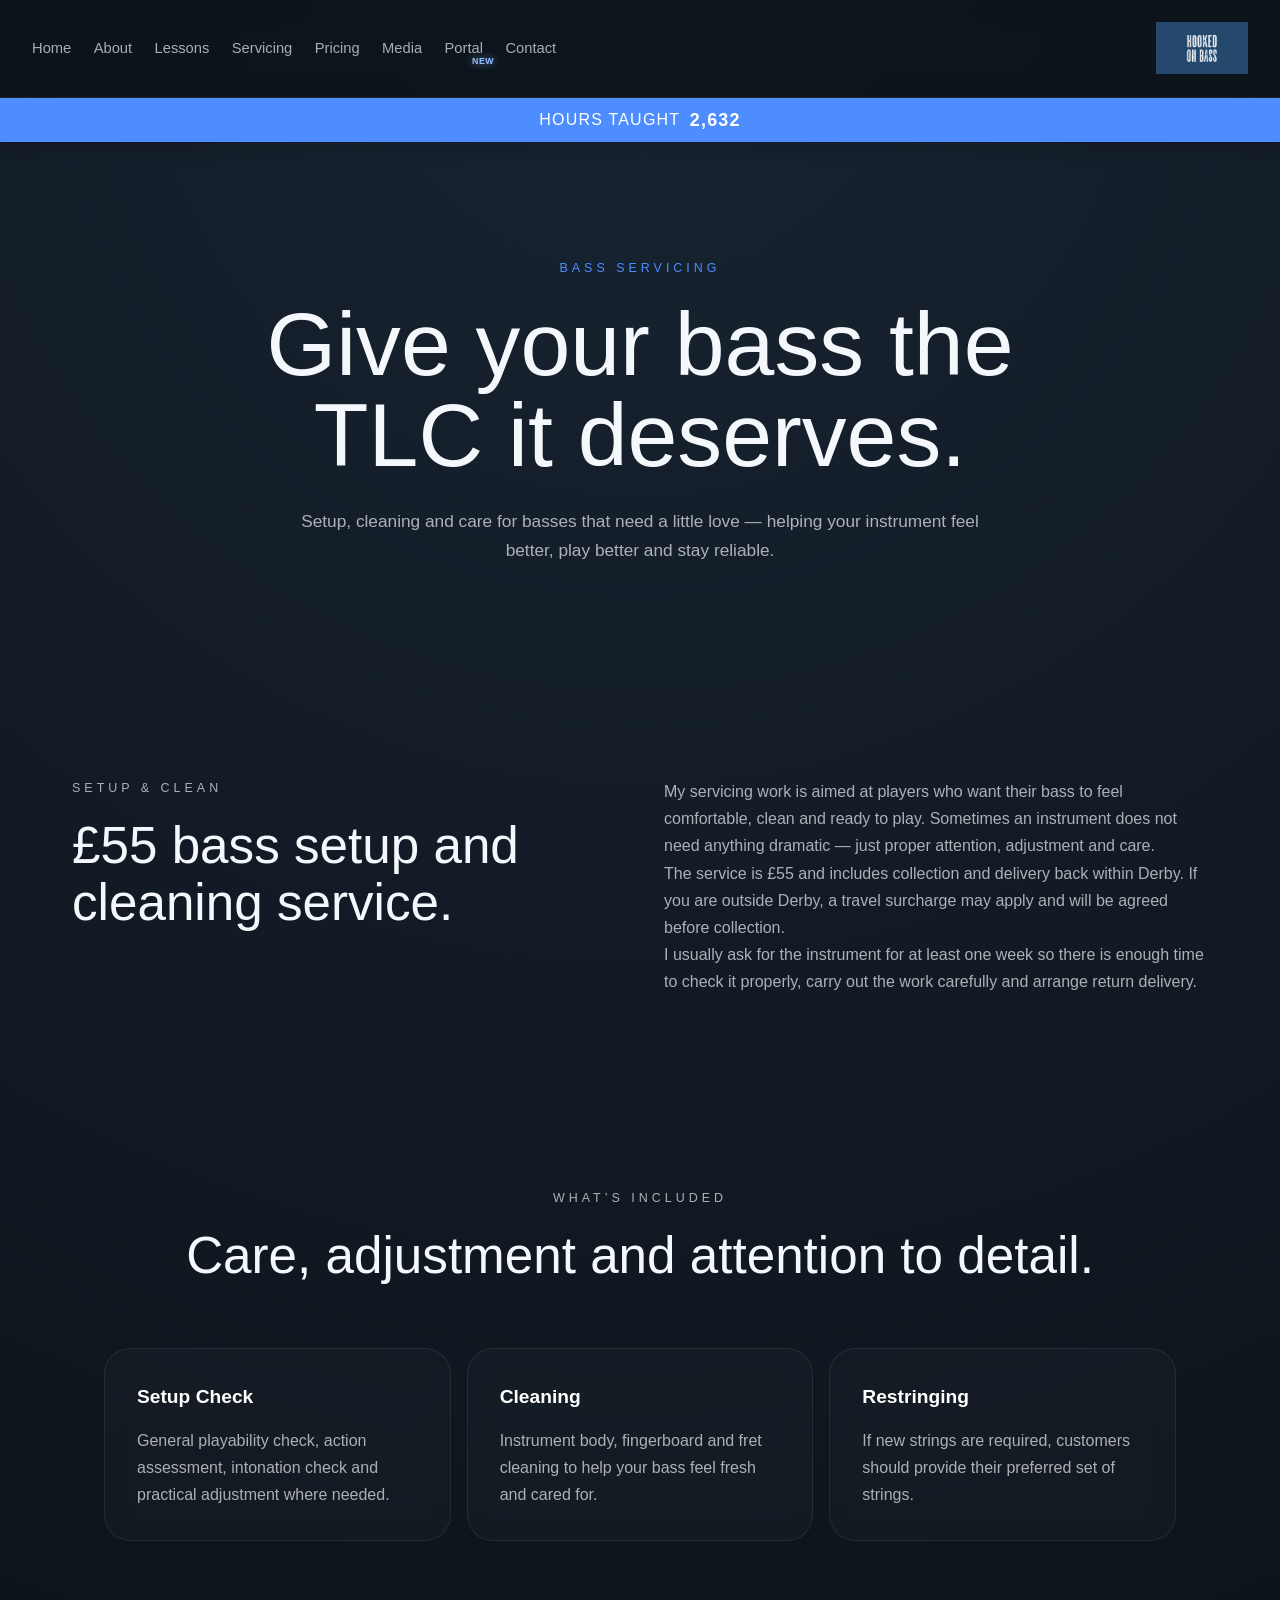
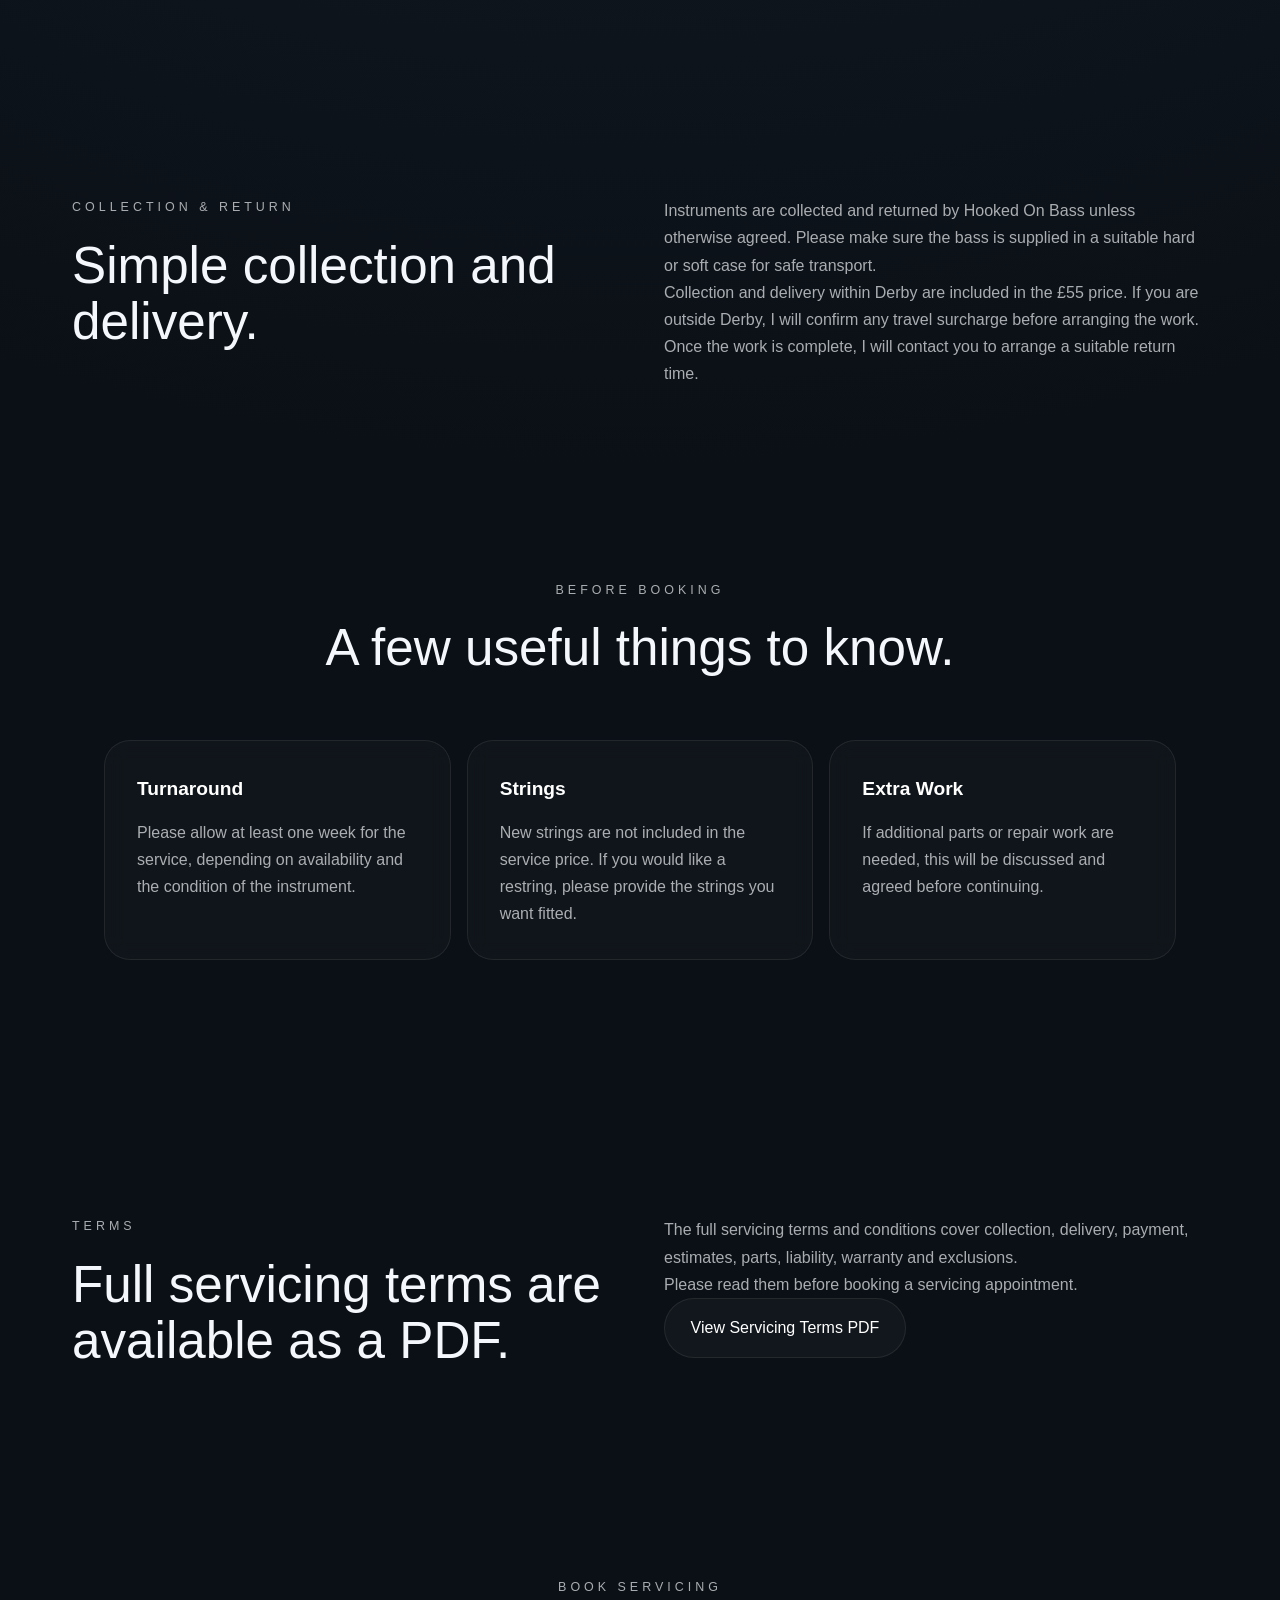
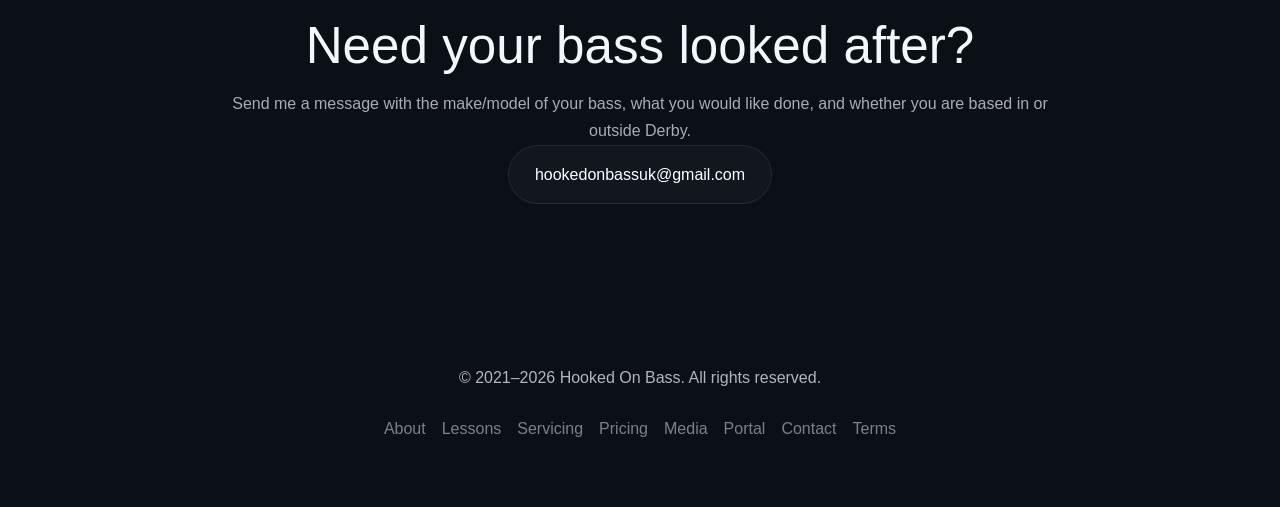
<file: servicing.html>
<!DOCTYPE html>
<html lang="en">
<head>
  <meta charset="UTF-8" />
  <meta name="viewport" content="width=device-width, initial-scale=1.0" />

  <title>Bass Guitar Setup &amp; Servicing in Derby | Hooked On Bass</title>

  <meta
    name="description"
    content="Bass guitar setup, cleaning and servicing in Derby for £55, with collection and return delivery included within Derby."
  />

  <link rel="canonical" href="https://www.hookedonbass.co.uk/servicing.html" />
  <meta property="og:type" content="website" />
  <meta property="og:site_name" content="Hooked On Bass" />
  <meta property="og:title" content="Bass Guitar Setup &amp; Servicing in Derby | Hooked On Bass" />
  <meta property="og:description" content="Bass guitar setup, cleaning and servicing in Derby, with collection and return delivery included within Derby." />
  <meta property="og:url" content="https://www.hookedonbass.co.uk/servicing.html" />
  <meta property="og:image" content="https://www.hookedonbass.co.uk/Logos/hooked-on-bass-logo.png" />
  <meta name="twitter:card" content="summary" />

  <script type="application/ld+json">
  {
    "@context": "https://schema.org",
    "@type": "Service",
    "name": "Bass guitar setup and servicing",
    "serviceType": "Bass guitar setup, cleaning and servicing",
    "url": "https://www.hookedonbass.co.uk/servicing.html",
    "provider": {
      "@type": "Organization",
      "name": "Hooked On Bass",
      "url": "https://www.hookedonbass.co.uk/"
    },
    "areaServed": { "@type": "City", "name": "Derby" },
    "offers": {
      "@type": "Offer",
      "price": "55",
      "priceCurrency": "GBP",
      "url": "https://www.hookedonbass.co.uk/servicing.html"
    }
  }
  </script>

  <link rel="stylesheet" href="style.css?v=20260910c" />
  <link rel="icon" type="image/png" href="Logos/favicon.png" />
</head>

<body>

<header class="site-header">

    <nav class="main-nav" aria-label="Main navigation">
      <a href="index.html">Home</a>
      <a href="about.html">About</a>
      <a href="lessons.html">Lessons</a>
      <a href="servicing.html" aria-current="page">Servicing</a>
      <a href="pricing.html">Pricing</a>
      <a href="media.html">Media</a>
      <a href="portal.html">Portal<span class="nav-new-badge">New</span></a>
      <a href="contact.html">Contact</a>
    </nav>

    <a href="index.html" class="logo-link">
      <img
        src="Logos/hooked-on-bass-logo.png"
        alt="Hooked On Bass"
        class="site-logo"
      />
    </a>

  </header>

  <div class="hours-taught" role="region" aria-label="Teaching experience">
    <span>Hours Taught</span><strong data-hours-taught>2,512</strong>
    <noscript><small>as of 10 September 2026</small></noscript>
  </div>

  <main>

    <section class="hero page-hero">
      <div class="hero-content">

        <p class="eyebrow">Bass Servicing</p>

        <h1>Give your bass the TLC it deserves.</h1>

        <p class="hero-text">
          Setup, cleaning and care for basses that need a little love — helping your instrument feel better, play better and stay reliable.
        </p>

      </div>
    </section>

    <section class="section split-section">

      <div>
        <p class="eyebrow">Setup & Clean</p>

        <h2>£55 bass setup and cleaning service.</h2>
      </div>

      <div>
        <p>
          My servicing work is aimed at players who want their bass to feel comfortable, clean and ready to play.
          Sometimes an instrument does not need anything dramatic — just proper attention, adjustment and care.
        </p>

        <p>
          The service is £55 and includes collection and delivery back within Derby.
          If you are outside Derby, a travel surcharge may apply and will be agreed before collection.
        </p>

        <p>
          I usually ask for the instrument for at least one week so there is enough time to check it properly,
          carry out the work carefully and arrange return delivery.
        </p>
      </div>

    </section>

    <section class="section cards-section">

      <div class="section-heading">
        <p class="eyebrow">What’s Included</p>

        <h2>Care, adjustment and attention to detail.</h2>
      </div>

      <div class="card-grid">

        <article class="card">
          <h3>Setup Check</h3>
          <p>
            General playability check, action assessment, intonation check and practical adjustment where needed.
          </p>
        </article>

        <article class="card">
          <h3>Cleaning</h3>
          <p>
            Instrument body, fingerboard and fret cleaning to help your bass feel fresh and cared for.
          </p>
        </article>

        <article class="card">
          <h3>Restringing</h3>
          <p>
            If new strings are required, customers should provide their preferred set of strings.
          </p>
        </article>

      </div>

    </section>

    <section class="section split-section">

      <div>
        <p class="eyebrow">Collection & Return</p>

        <h2>Simple collection and delivery.</h2>
      </div>

      <div>
        <p>
          Instruments are collected and returned by Hooked On Bass unless otherwise agreed.
          Please make sure the bass is supplied in a suitable hard or soft case for safe transport.
        </p>

        <p>
          Collection and delivery within Derby are included in the £55 price.
          If you are outside Derby, I will confirm any travel surcharge before arranging the work.
        </p>

        <p>
          Once the work is complete, I will contact you to arrange a suitable return time.
        </p>
      </div>

    </section>

    <section class="section cards-section">

      <div class="section-heading">
        <p class="eyebrow">Before Booking</p>

        <h2>A few useful things to know.</h2>
      </div>

      <div class="card-grid">

        <article class="card">
          <h3>Turnaround</h3>
          <p>
            Please allow at least one week for the service, depending on availability and the condition of the instrument.
          </p>
        </article>

        <article class="card">
          <h3>Strings</h3>
          <p>
            New strings are not included in the service price. If you would like a restring, please provide the strings you want fitted.
          </p>
        </article>

        <article class="card">
          <h3>Extra Work</h3>
          <p>
            If additional parts or repair work are needed, this will be discussed and agreed before continuing.
          </p>
        </article>

      </div>

    </section>

    <section class="section split-section">

      <div>
        <p class="eyebrow">Terms</p>

        <h2>Full servicing terms are available as a PDF.</h2>
      </div>

      <div>
        <p>
          The full servicing terms and conditions cover collection, delivery, payment, estimates,
          parts, liability, warranty and exclusions.
        </p>

        <p>
          Please read them before booking a servicing appointment.
        </p>

        <a
          href="pdfs/servicing-terms.pdf"
          class="button primary-button"
          target="_blank"
          rel="noopener"
        >
          View Servicing Terms PDF
        </a>
      </div>

    </section>

    <section class="section contact-section">

      <div class="section-inner">

        <p class="eyebrow">Book Servicing</p>

        <h2>Need your bass looked after?</h2>

        <p>
          Send me a message with the make/model of your bass, what you would like done,
          and whether you are based in or outside Derby.
        </p>

        <a
          href="mailto:hookedonbassuk@gmail.com?subject=Bass Servicing Enquiry"
          class="button primary-button"
        >
          hookedonbassuk@gmail.com
        </a>

      </div>

    </section>

  </main>

  <footer class="site-footer">

    <div class="footer-inner">

      <p>© 2021–2026 Hooked On Bass. All rights reserved.</p>

      <nav class="footer-nav">
        <a href="about.html">About</a>
        <a href="lessons.html">Lessons</a>
        <a href="servicing.html">Servicing</a>
        <a href="pricing.html">Pricing</a>
        <a href="media.html">Media</a>
        <a href="portal.html">Portal</a>
        <a href="contact.html">Contact</a>
        <a href="terms.html">Terms</a>
      </nav>

    </div>

  </footer>

  <script src="script.js?v=20260910"></script>
</body>
</html>
</file>
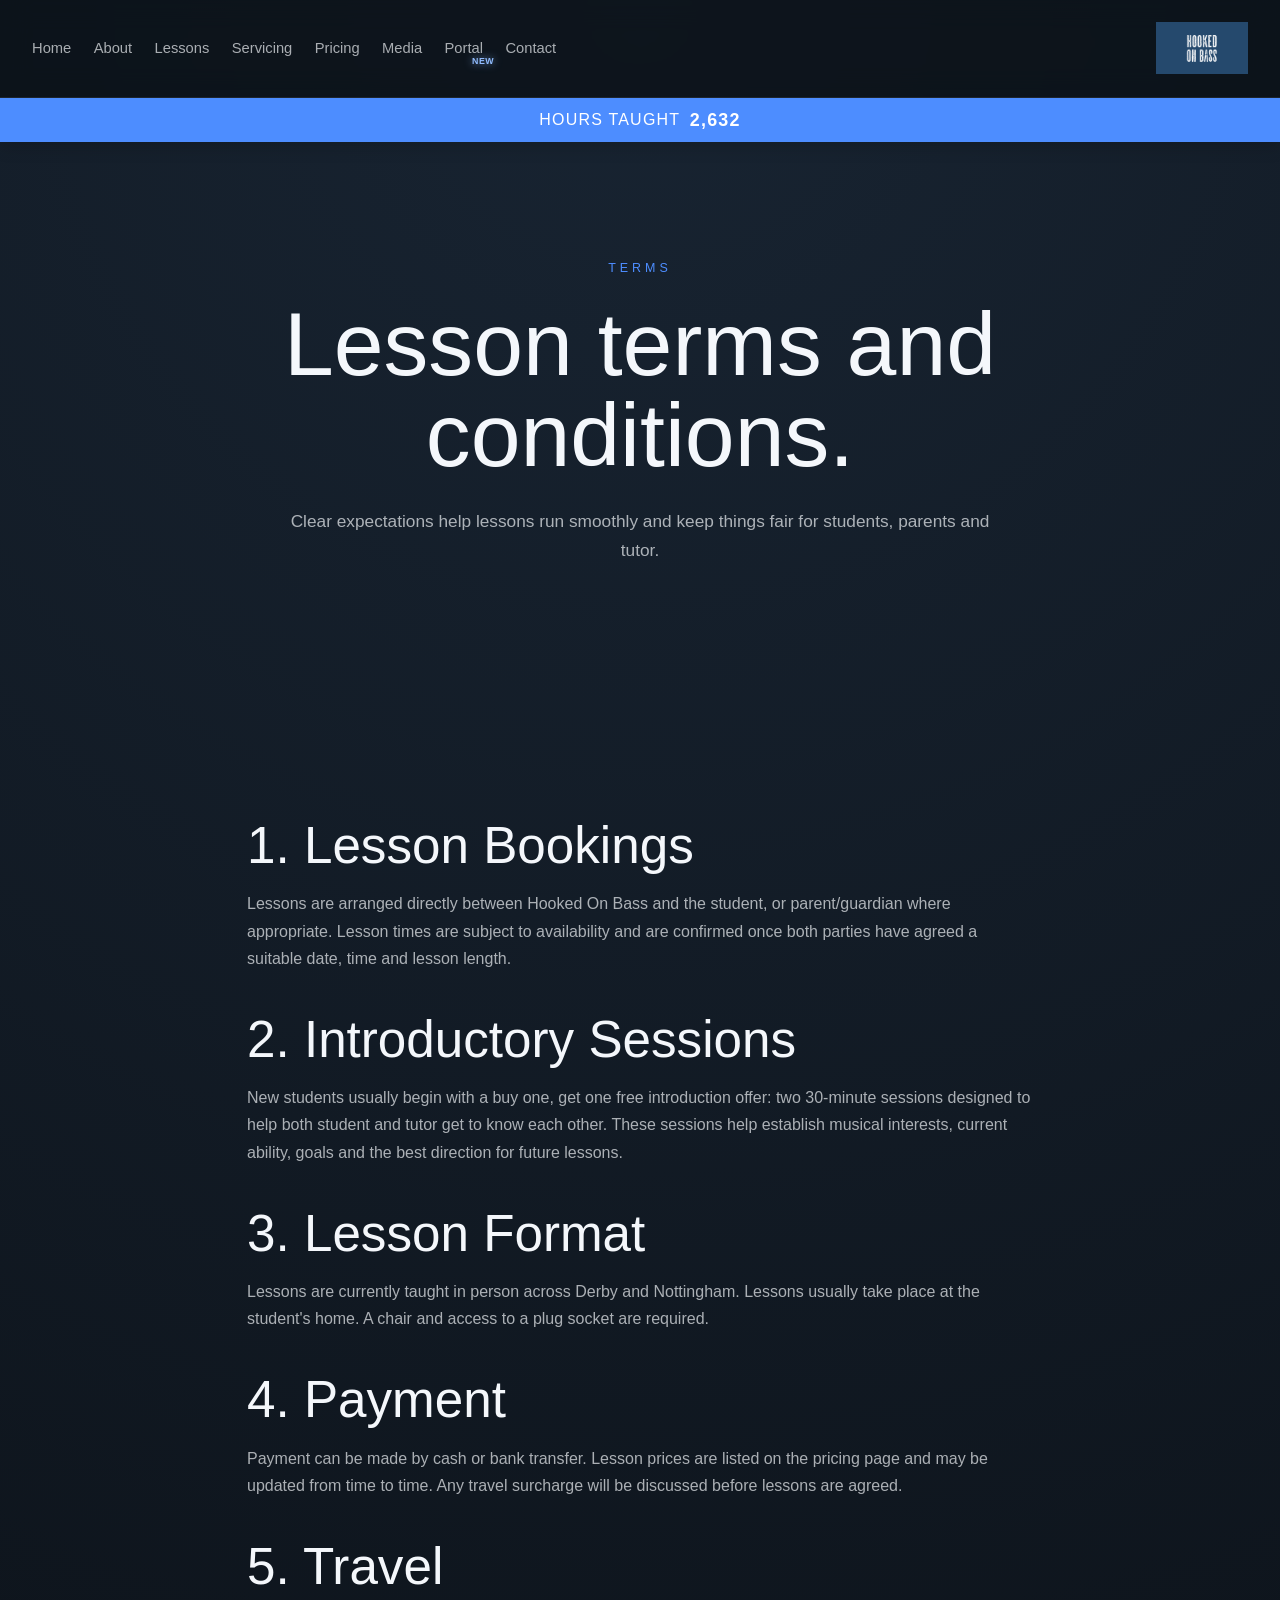
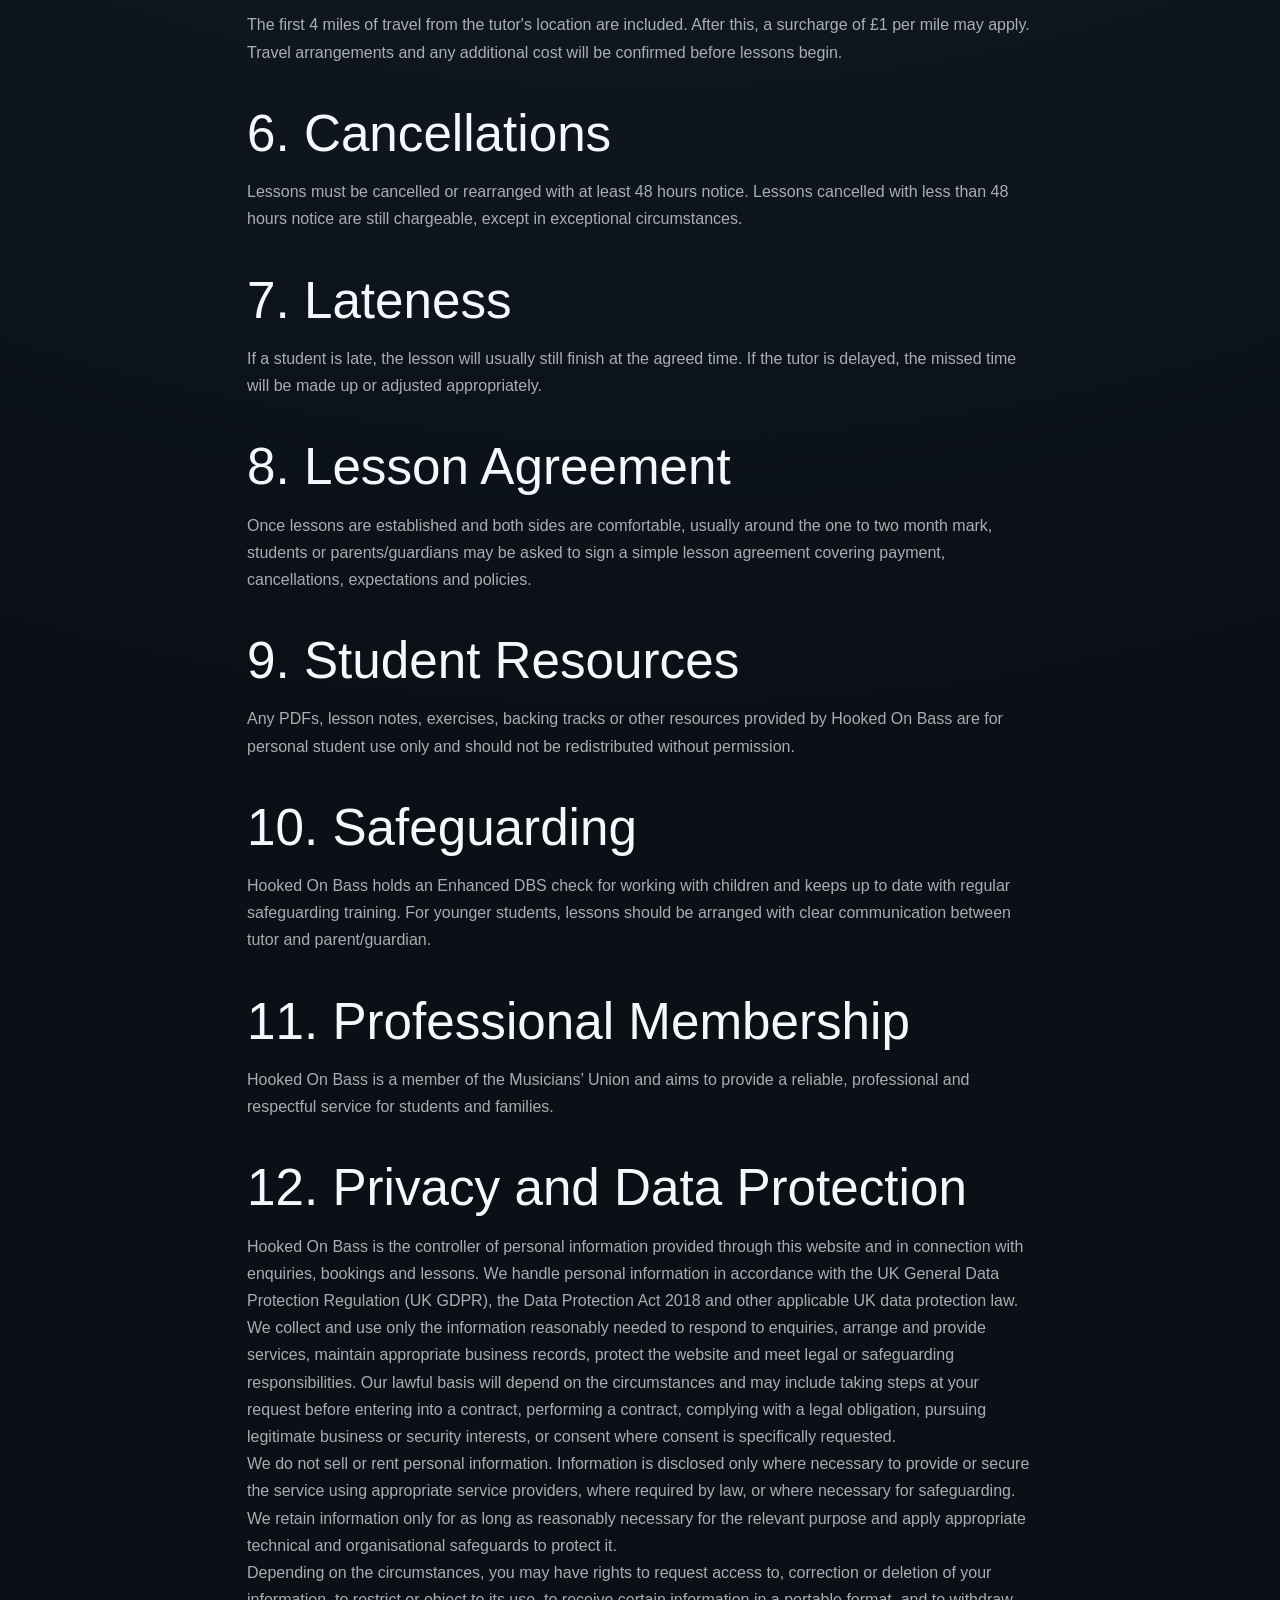
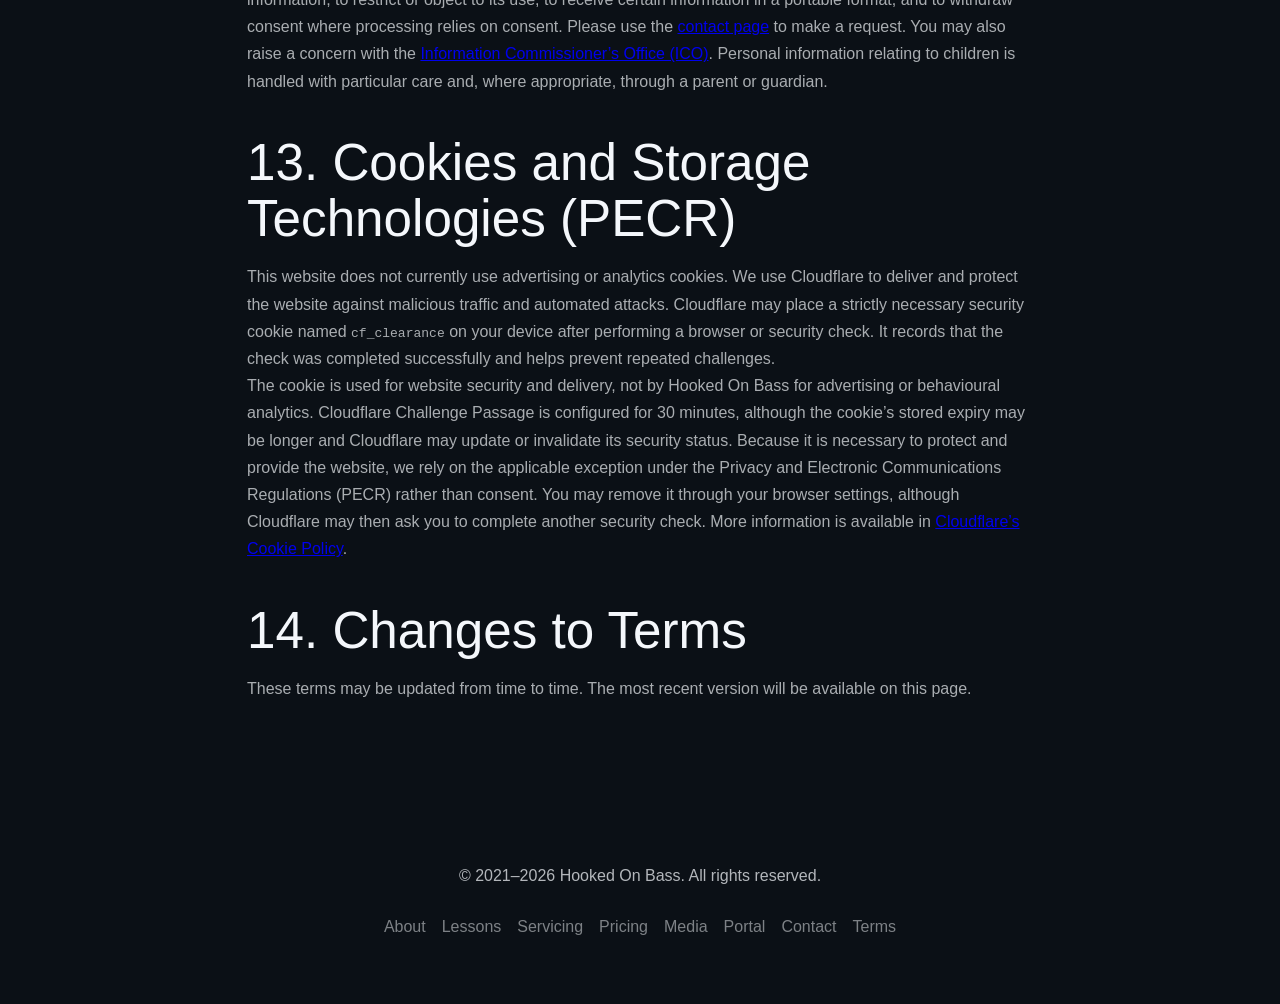
<file: terms.html>
<!DOCTYPE html>
<html lang="en">
<head>
  <meta charset="UTF-8" />
  <meta name="viewport" content="width=device-width, initial-scale=1.0" />

  <title>Terms & Conditions | Hooked On Bass</title>

  <meta
    name="description"
    content="Lesson terms, payment, cancellation, safeguarding and privacy information for Hooked On Bass."
  />

  <meta name="robots" content="noindex, follow" />
  <link rel="canonical" href="https://www.hookedonbass.co.uk/terms.html" />

  <link rel="stylesheet" href="style.css?v=20260910c" />
  <link rel="icon" type="image/png" href="Logos/favicon.png" />
</head>

<body>

<header class="site-header">

    <nav class="main-nav" aria-label="Main navigation">
      <a href="index.html">Home</a>
      <a href="about.html">About</a>
      <a href="lessons.html">Lessons</a>
      <a href="servicing.html">Servicing</a>
      <a href="pricing.html">Pricing</a>
      <a href="media.html">Media</a>
      <a href="portal.html">Portal<span class="nav-new-badge">New</span></a>
      <a href="contact.html">Contact</a>
    </nav>

    <a href="index.html" class="logo-link">
      <img
        src="Logos/hooked-on-bass-logo.png"
        alt="Hooked On Bass"
        class="site-logo"
      />
    </a>

  </header>

  <div class="hours-taught" role="region" aria-label="Teaching experience">
    <span>Hours Taught</span><strong data-hours-taught>2,512</strong>
    <noscript><small>as of 10 September 2026</small></noscript>
  </div>

  <main>

    <section class="hero page-hero">
      <div class="hero-content">

        <p class="eyebrow">Terms</p>

        <h1>Lesson terms and conditions.</h1>

        <p class="hero-text">
          Clear expectations help lessons run smoothly and keep things fair for students, parents and tutor.
        </p>

      </div>
    </section>

    <section class="section terms-content">

      <h2>1. Lesson Bookings</h2>
      <p>
        Lessons are arranged directly between Hooked On Bass and the student, or parent/guardian where appropriate.
        Lesson times are subject to availability and are confirmed once both parties have agreed a suitable date,
        time and lesson length.
      </p>

      <h2>2. Introductory Sessions</h2>
      <p>
        New students usually begin with a buy one, get one free introduction offer:
        two 30-minute sessions designed to help both student and tutor get to know each other.
        These sessions help establish musical interests, current ability, goals and the best direction for future lessons.
      </p>

      <h2>3. Lesson Format</h2>
      <p>
        Lessons are currently taught in person across Derby and Nottingham.
        Lessons usually take place at the student's home. A chair and access to a plug socket are required.
      </p>

      <h2>4. Payment</h2>
      <p>
        Payment can be made by cash or bank transfer. Lesson prices are listed on the pricing page and may be updated
        from time to time. Any travel surcharge will be discussed before lessons are agreed.
      </p>

      <h2>5. Travel</h2>
      <p>
        The first 4 miles of travel from the tutor's location are included. After this, a surcharge of £1 per mile may apply.
        Travel arrangements and any additional cost will be confirmed before lessons begin.
      </p>

      <h2>6. Cancellations</h2>
      <p>
        Lessons must be cancelled or rearranged with at least 48 hours notice.
        Lessons cancelled with less than 48 hours notice are still chargeable, except in exceptional circumstances.
      </p>

      <h2>7. Lateness</h2>
      <p>
        If a student is late, the lesson will usually still finish at the agreed time.
        If the tutor is delayed, the missed time will be made up or adjusted appropriately.
      </p>

      <h2>8. Lesson Agreement</h2>
      <p>
        Once lessons are established and both sides are comfortable, usually around the one to two month mark,
        students or parents/guardians may be asked to sign a simple lesson agreement covering payment,
        cancellations, expectations and policies.
      </p>

      <h2>9. Student Resources</h2>
      <p>
        Any PDFs, lesson notes, exercises, backing tracks or other resources provided by Hooked On Bass are for
        personal student use only and should not be redistributed without permission.
      </p>

      <h2>10. Safeguarding</h2>
      <p>
        Hooked On Bass holds an Enhanced DBS check for working with children and keeps up to date with regular
        safeguarding training. For younger students, lessons should be arranged with clear communication between
        tutor and parent/guardian.
      </p>

      <h2>11. Professional Membership</h2>
      <p>
        Hooked On Bass is a member of the Musicians’ Union and aims to provide a reliable, professional and respectful
        service for students and families.
      </p>

      <h2>12. Privacy and Data Protection</h2>
      <p>
        Hooked On Bass is the controller of personal information provided through this website and in connection with
        enquiries, bookings and lessons. We handle personal information in accordance with the UK General Data
        Protection Regulation (UK GDPR), the Data Protection Act 2018 and other applicable UK data protection law.
      </p>
      <p>
        We collect and use only the information reasonably needed to respond to enquiries, arrange and provide services,
        maintain appropriate business records, protect the website and meet legal or safeguarding responsibilities. Our
        lawful basis will depend on the circumstances and may include taking steps at your request before entering into a
        contract, performing a contract, complying with a legal obligation, pursuing legitimate business or security
        interests, or consent where consent is specifically requested.
      </p>
      <p>
        We do not sell or rent personal information. Information is disclosed only where necessary to provide or secure
        the service using appropriate service providers, where required by law, or where necessary for safeguarding.
        We retain information only for as long as reasonably necessary for the relevant purpose and apply appropriate
        technical and organisational safeguards to protect it.
      </p>
      <p>
        Depending on the circumstances, you may have rights to request access to, correction or deletion of your
        information, to restrict or object to its use, to receive certain information in a portable format, and to withdraw
        consent where processing relies on consent. Please use the <a href="contact.html">contact page</a> to make a
        request. You may also raise a concern with the
        <a href="https://ico.org.uk/make-a-complaint/data-protection-complaints/data-protection-complaints/">Information
        Commissioner’s Office (ICO)</a>. Personal information relating to children is handled with particular care and,
        where appropriate, through a parent or guardian.
      </p>

      <h2>13. Cookies and Storage Technologies (PECR)</h2>
      <p>
        This website does not currently use advertising or analytics cookies. We use Cloudflare to deliver and protect
        the website against malicious traffic and automated attacks. Cloudflare may place a strictly necessary security
        cookie named <code>cf_clearance</code> on your device after performing a browser or security check. It records
        that the check was completed successfully and helps prevent repeated challenges.
      </p>
      <p>
        The cookie is used for website security and delivery, not by Hooked On Bass for advertising or behavioural
        analytics. Cloudflare Challenge Passage is configured for 30 minutes, although the cookie’s stored expiry may be
        longer and Cloudflare may update or invalidate its security status. Because it is necessary to protect and provide
        the website, we rely on the applicable exception under the Privacy and Electronic Communications Regulations
        (PECR) rather than consent. You may remove it through your browser settings, although Cloudflare may then ask you
        to complete another security check. More information is available in
        <a href="https://www.cloudflare.com/cookie-policy/">Cloudflare’s Cookie Policy</a>.
      </p>

      <h2>14. Changes to Terms</h2>
      <p>
        These terms may be updated from time to time. The most recent version will be available on this page.
      </p>

    </section>

  </main>

  <footer class="site-footer">

    <div class="footer-inner">

      <p>© 2021–2026 Hooked On Bass. All rights reserved.</p>

      <nav class="footer-nav">
        <a href="about.html">About</a>
        <a href="lessons.html">Lessons</a>
        <a href="servicing.html">Servicing</a>
        <a href="pricing.html">Pricing</a>
        <a href="media.html">Media</a>
        <a href="portal.html">Portal</a>
        <a href="contact.html">Contact</a>
        <a href="terms.html">Terms</a>
      </nav>

    </div>

  </footer>

  <script src="script.js?v=20260910"></script>
</body>
</html>
</file>
<file: style.css>
* {
  margin: 0;
  padding: 0;
  box-sizing: border-box;
}

:root {
  --bg: #0b1016;
  --bg-secondary: #111923;
  --card: #172231;
  --border: rgba(255,255,255,0.08);
  --text: #f4f7fb;
  --muted: rgba(244,247,251,0.68);
  --accent: #4d8dff;
  --accent-soft: rgba(77,141,255,0.12);
  --ticker-height: 44px;
  --site-header-height: 137px;
}

html {
  scroll-behavior: smooth;
}

body {
  background:
    radial-gradient(circle at top, #182432 0%, var(--bg) 55%);
  color: var(--text);
  font-family: Arial, sans-serif;
  line-height: 1.7;
  overflow-x: hidden;
  min-height: 100vh;
}

img {
  max-width: 100%;
  display: block;
}

/* INTRO ANIMATION */

.intro-overlay {
  position: fixed;
  inset: 0;
  background: var(--bg);
  z-index: 9999;
  pointer-events: none;
  animation: introFadeOut 0.55s ease forwards;
  animation-delay: 4.25s;
}

.intro-logo {
  position: fixed;
  left: 50%;
  top: 50%;
  width: min(620px, 82vw);
  transform: translate(-50%, -50%);
  transform-origin: center center;
  animation: logoFlight 4.25s cubic-bezier(0.77, 0, 0.175, 1) forwards;
  filter: drop-shadow(0 0 30px rgba(77,141,255,0.12));
}

@keyframes logoFlight {
  0% {
    opacity: 0;
    left: 50%;
    top: 50%;
    width: min(620px, 82vw);
    transform: translate(-50%, -50%) scale(0.94);
  }

  12% {
    opacity: 1;
    left: 50%;
    top: 50%;
    width: min(620px, 82vw);
    transform: translate(-50%, -50%) scale(1);
  }

  68% {
    opacity: 1;
    left: 50%;
    top: 50%;
    width: min(620px, 82vw);
    transform: translate(-50%, -50%) scale(1);
  }

  100% {
    opacity: 1;
    left: calc(100vw - 2rem - 46px);
    top: calc(1.4rem + 46px);
    width: 92px;
    transform: translate(-50%, -50%) scale(1);
  }
}

@keyframes introFadeOut {
  to {
    opacity: 0;
    visibility: hidden;
  }
}

/* HEADER */

.site-header {
  position: fixed;
  top: 0;
  left: 0;
  width: 100%;
  height: auto;
  display: flex;
  justify-content: space-between;
  align-items: center;
  padding: 1.4rem 2rem;
  z-index: 1000;
  background: rgba(11,16,22,0.72);
  backdrop-filter: blur(14px);
  border-bottom: 1px solid var(--border);
}

.logo-link {
  flex-shrink: 0;
}

.site-logo {
  width: 92px;
}

.main-nav {
  display: flex;
  gap: 1.4rem;
  flex-wrap: wrap;
  align-items: center;
}

.main-nav a {
  position: relative;
  color: var(--muted);
  text-decoration: none;
  transition: 0.3s ease;
  font-size: 0.92rem;
}

.nav-new-badge {
  position: absolute;
  top: 1.35rem;
  right: -0.7rem;
  color: #91bcff;
  font-size: 0.55rem;
  font-weight: 700;
  line-height: 1;
  letter-spacing: 0.06em;
  text-transform: uppercase;
  text-shadow: 0 0 9px rgba(145,188,255,0.75);
  pointer-events: none;
  animation: navNewPulse 3.2s ease-in-out infinite;
}

@keyframes navNewPulse {
  0%, 100% { opacity: 0.38; }
  50% { opacity: 1; }
}

.main-nav a:hover {
  color: var(--accent);
}

/* MAIN */

main {
  padding-top: calc(var(--site-header-height) + var(--ticker-height));
}

/* HOURS TAUGHT */

.hours-taught {
  position: fixed;
  inset: var(--site-header-height) 0 auto;
  z-index: 999;
  min-height: var(--ticker-height);
  padding: 9px 1rem;
  display: flex;
  flex-wrap: wrap;
  align-items: center;
  justify-content: center;
  gap: 0.6rem;
  background: #4d8dff;
  color: #fff;
  font-size: 1rem;
  line-height: 1.35;
  letter-spacing: 0.075em;
  text-transform: uppercase;
  box-shadow: 0 4px 18px rgba(0,0,0,0.18);
}

.hours-taught strong {
  font-size: 1.12rem;
  font-variant-numeric: tabular-nums;
}

.hours-taught small {
  font-size: 0.9rem;
  text-transform: none;
}

/* HERO */

.hero {
  min-height: 72vh;
  display: flex;
  align-items: center;
  justify-content: center;
  text-align: center;
  padding: 2rem;
}

.hero-content {
  max-width: 920px;
}

.eyebrow {
  text-transform: uppercase;
  letter-spacing: 4px;
  font-size: 0.78rem;
  color: var(--accent);
  margin-bottom: 1.2rem;
}

.hero h1 {
  font-size: clamp(3rem, 7vw, 6rem);
  font-weight: 300;
  line-height: 1.02;
  margin-bottom: 1.6rem;
}

.hero-text {
  max-width: 720px;
  margin: auto;
  color: var(--muted);
  font-size: 1.08rem;
}

/* BUTTONS */

.hero-buttons {
  margin-top: 2.2rem;
  display: flex;
  justify-content: center;
  gap: 1rem;
  flex-wrap: wrap;
}

.hero-buttons a,
.button,
.primary-button,
.secondary-button {
  text-decoration: none;
  color: white;
  border: 1px solid var(--border);
  background: rgba(255,255,255,0.03);
  padding: 0.95rem 1.6rem;
  border-radius: 999px;
  transition: 0.3s ease;
  display: inline-block;
}

.hero-buttons a:hover,
.button:hover,
.primary-button:hover,
.secondary-button:hover {
  background: var(--accent);
  border-color: var(--accent);
  transform: translateY(-2px);
}

/* PHOTOS */

.media-grid {
  display: grid;
  grid-template-columns: repeat(auto-fit, minmax(280px, 1fr));
  gap: 1rem;
  padding: 2rem;
  max-width: 1400px;
  margin: auto;
}

.media-grid img {
  width: 100%;
  height: 460px;
  object-fit: cover;
  border-radius: 24px;
  border: 1px solid var(--border);
}

/* VIDEO */

.video-section {
  padding: 4rem 2rem;
  max-width: 720px;
  margin: auto;
}

.video-section .site-video {
  display: block;
  width: 100%;
  aspect-ratio: 16 / 9;
  object-fit: contain;
  background: #000;
  border-radius: 24px;
  border: 1px solid var(--border);
}

/* CARDS / NAVIGATION */

.navigation-links,
.card-grid,
.pricing-cards {
  display: grid;
  grid-template-columns: repeat(auto-fit, minmax(240px, 1fr));
  gap: 1rem;
  max-width: 1200px;
  margin: 4rem auto;
  padding: 0 2rem;
}

.navigation-links a,
.card,
.price-card,
.contact-panel,
.media-placeholder,
.feature-item,
.pricing-list {
  background: rgba(255,255,255,0.025);
  border: 1px solid var(--border);
  border-radius: 26px;
  padding: 2rem;
  color: white;
  text-decoration: none;
  transition: 0.35s ease;
  backdrop-filter: blur(10px);
}

.navigation-links a:hover,
.card:hover,
.price-card:hover {
  transform: translateY(-4px);
  background: var(--accent-soft);
  border-color: rgba(77,141,255,0.35);
}

.navigation-links h3,
.card h3,
.price-card h3 {
  margin-bottom: 0.8rem;
  font-size: 1.2rem;
}

.navigation-links p,
.card p,
.price-card p,
.section p {
  color: var(--muted);
}

/* GENERIC SECTIONS FOR OTHER PAGES */

.section {
  padding: 6rem 2rem;
  max-width: 1200px;
  margin: auto;
}

.section-inner {
  max-width: 850px;
  margin: auto;
  text-align: center;
}

.section-heading {
  text-align: center;
  margin-bottom: 3rem;
}

.section-heading h2,
.section h2 {
  font-size: clamp(2rem, 4vw, 3.2rem);
  font-weight: 300;
  line-height: 1.1;
  margin-bottom: 1rem;
}

.split-section {
  display: grid;
  grid-template-columns: 1fr 1fr;
  gap: 3rem;
  align-items: start;
}

.page-hero {
  min-height: 60vh;
}

.feature-list {
  display: grid;
  gap: 1rem;
}

.price {
  font-size: 2.4rem;
  color: var(--text) !important;
  margin: 1.5rem 0;
}

.featured-price {
  border-color: rgba(77,141,255,0.45);
  box-shadow: 0 0 40px rgba(77,141,255,0.12);
}

.terms-content {
  max-width: 850px;
}

.terms-content h2 {
  margin-top: 2.5rem;
}

/* FOOTER */

.site-footer {
  padding: 4rem 2rem;
  text-align: center;
  opacity: 0.72;
}

.footer-inner {
  max-width: 1200px;
  margin: auto;
}

.footer-nav {
  display: flex;
  justify-content: center;
  flex-wrap: wrap;
  gap: 1rem;
  margin-top: 1.5rem;
}

.footer-nav a {
  color: var(--muted);
  text-decoration: none;
  transition: 0.3s ease;
}

.footer-nav a:hover {
  color: var(--accent);
}

/* RESPONSIVE */

@media (max-width: 768px) {

  .site-header {
    padding: 1rem;
    gap: 1rem;
  }

  .site-logo {
    width: 72px;
  }

  .main-nav {
    gap: 0.7rem;
  }

  .main-nav a {
    font-size: 0.82rem;
  }

  main {
    padding-top: calc(var(--site-header-height) + var(--ticker-height));
  }

  .intro-logo {
    animation: logoFlightMobile 4.25s cubic-bezier(0.77, 0, 0.175, 1) forwards;
  }

  @keyframes logoFlightMobile {
    0% {
      opacity: 0;
      left: 50%;
      top: 50%;
      width: min(360px, 82vw);
      transform: translate(-50%, -50%) scale(0.94);
    }

    12% {
      opacity: 1;
      left: 50%;
      top: 50%;
      width: min(360px, 82vw);
      transform: translate(-50%, -50%) scale(1);
    }

    68% {
      opacity: 1;
      left: 50%;
      top: 50%;
      width: min(360px, 82vw);
      transform: translate(-50%, -50%) scale(1);
    }

    100% {
      opacity: 1;
      left: calc(100vw - 1rem - 36px);
      top: calc(1rem + 36px);
      width: 72px;
      transform: translate(-50%, -50%) scale(1);
    }
  }

  .hero {
    min-height: 60vh;
  }

  .hero h1 {
    font-size: clamp(2.6rem, 12vw, 4rem);
  }

  .media-grid img {
    height: 320px;
  }

  .navigation-links,
  .card-grid,
  .pricing-cards,
  .split-section {
    grid-template-columns: 1fr;
  }
}

@media (prefers-reduced-motion: reduce) {
  html { scroll-behavior: auto; }
  .intro-overlay { display: none; }
  .nav-new-badge { animation: none; opacity: 1; }
}
</file>
<file: portal-tools.css>
.portal-page main { padding-bottom: 2rem; }

.portal-tools,
.portal-future {
  width: min(1200px, calc(100% - 2rem));
  margin-inline: auto;
}

.portal-future-copy > p:last-child { color: var(--muted); }

.atlas-companion {
  display: flex;
  align-items: center;
  gap: 0.6rem;
  flex: 0 0 auto;
}

.atlas-companion strong { color: var(--muted); font-size: 0.9rem; font-weight: 600; }

.atlas-avatar {
  width: 88px;
  height: 114px;
  flex: 0 0 88px;
  overflow: visible;
  filter: drop-shadow(3px 6px 3px rgba(0,0,0,0.22));
  animation: atlasArrival 0.55s ease-out 1;
}

.atlas-wave-arm {
  transform-box: fill-box;
  transform-origin: 25% 12%;
  animation: atlasHello 1.8s ease-in-out 1;
}

@keyframes atlasHello {
  0%, 100% { transform: rotate(0); }
  20%, 60% { transform: rotate(22deg); }
  40%, 80% { transform: rotate(-12deg); }
}

@keyframes atlasArrival {
  from { opacity: 0; transform: translateY(-10px); }
  to { opacity: 1; transform: translateY(0); }
}

.portal-tools { padding: 2.5rem 1rem 1rem; }
.portal-tools-heading { margin-bottom: 1.5rem; }
.portal-tools-heading h1,
.portal-future h2 { font-size: clamp(2rem, 4vw, 3.2rem); font-weight: 300; line-height: 1.1; }

.ios-audio-tip {
  margin: -0.35rem 0 1.25rem;
  padding: 0.75rem 0.9rem;
  border: 1px solid rgba(77,141,255,0.3);
  border-radius: 14px;
  background: var(--accent-soft);
  color: #c6d9ff;
  font-size: 0.86rem;
  line-height: 1.45;
}

.tools-layout {
  display: grid;
  grid-template-columns: minmax(220px, 285px) minmax(0, 1fr);
  gap: 1.25rem;
  align-items: start;
}

.tools-menu,
.tool-panel {
  border: 1px solid var(--border);
  border-radius: 26px;
  background: rgba(255,255,255,0.025);
  backdrop-filter: blur(10px);
}

.tools-menu {
  position: sticky;
  top: 9.5rem;
  padding: 0.65rem;
  display: grid;
  gap: 0.5rem;
}

.tool-tab {
  width: 100%;
  padding: 1rem;
  display: grid;
  grid-template-columns: 42px 1fr;
  gap: 0.75rem;
  align-items: center;
  border: 1px solid transparent;
  border-radius: 17px;
  background: transparent;
  color: var(--text);
  text-align: left;
  cursor: pointer;
  transition: 0.25s ease;
}

.tool-tab:hover,
.tool-tab.is-active { background: var(--accent-soft); border-color: rgba(77,141,255,0.35); }
.tool-tab-icon { width: 42px; height: 42px; display: grid; place-items: center; border-radius: 14px; background: rgba(77,141,255,0.14); color: var(--accent); font-size: 1.2rem; }
.tool-tab strong,
.tool-tab small { display: block; }
.tool-tab small { margin-top: 0.18rem; color: var(--muted); line-height: 1.3; }

.smart-tool-teaser { margin-top: 0.3rem; padding: 1.15rem 1rem 0.8rem; border-top: 1px solid var(--border); }
.smart-tool-teaser > span { display: inline-flex; padding: 0.2rem 0.55rem; border-radius: 999px; background: var(--accent-soft); color: #8db4ff; font-size: 0.72rem; font-weight: 700; text-transform: uppercase; letter-spacing: 0.08em; }
.smart-tool-teaser h3 { margin: 0.8rem 0 0.35rem; font-size: 1rem; }
.smart-tool-teaser p { color: var(--muted); font-size: 0.88rem; line-height: 1.5; }

.tool-panel { min-height: 600px; padding: clamp(1.25rem, 3.5vw, 2.5rem); }
.tool-panel[hidden] { display: none; }
.tool-panel-head { display: flex; justify-content: space-between; align-items: flex-start; gap: 1rem; margin-bottom: 0.5rem; }
.tool-panel-head .eyebrow { margin-bottom: 0.4rem; }
.tool-panel-head h2 { font-size: clamp(1.8rem, 4vw, 2.7rem); font-weight: 300; line-height: 1.1; }
.tool-description { color: var(--muted); }
.tool-status { display: inline-flex; padding: 0.4rem 0.75rem; border-radius: 999px; background: var(--accent-soft); color: #a8c6ff; font-size: 0.82rem; font-weight: 700; }

.tuning-selector,
.time-signature-control { margin-top: 1.5rem; display: grid; gap: 0.4rem; color: var(--muted); font-size: 0.86rem; font-weight: 700; }
.tuning-selector select,
.time-signature-control select { width: 100%; min-height: 46px; padding: 0 0.8rem; border: 1px solid var(--border); border-radius: 13px; background: #111923; color: var(--text); }

.tuner-display { min-height: 180px; margin: 1.5rem 0 1.2rem; display: grid; place-items: center; align-content: center; gap: 0.2rem; border: 1px solid rgba(77,141,255,0.35); border-radius: 24px; background: linear-gradient(145deg, #245ec7, #12356f); box-shadow: 0 20px 48px rgba(18,53,111,0.3); text-align: center; }
.tuner-display > span { opacity: 0.72; font-size: 0.74rem; font-weight: 700; letter-spacing: 0.12em; text-transform: uppercase; }
.tuner-display strong { font-size: clamp(4rem, 10vw, 6.5rem); line-height: 1; }
.tuner-display small { opacity: 0.86; }
.tuner-strings { --tuner-string-count: 4; display: grid; grid-template-columns: repeat(var(--tuner-string-count), minmax(0,1fr)); gap: 0.7rem; }
.tuner-string { padding: 1rem 0.5rem; display: grid; gap: 0.25rem; place-items: center; border: 1px solid var(--border); border-radius: 17px; background: rgba(255,255,255,0.025); color: var(--text); cursor: pointer; transition: 0.2s ease; }
.tuner-string:hover { transform: translateY(-2px); border-color: rgba(77,141,255,0.5); }
.tuner-string.is-playing { border-color: var(--accent); box-shadow: 0 0 0 3px var(--accent-soft); }
.tuner-note-icon { width: 38px; height: 38px; display: grid; place-items: center; border-radius: 50%; background: var(--accent-soft); color: #a8c6ff; font-weight: 800; }
.tuner-led { width: 6px; height: 6px; margin-top: 0.25rem; border-radius: 50%; background: rgba(255,255,255,0.18); }
.tuner-string.is-playing .tuner-led { background: var(--accent); box-shadow: 0 0 10px var(--accent); }

.tool-controls,
.metronome-transport,
.metronome-options { display: flex; flex-wrap: wrap; align-items: center; gap: 0.75rem; }
.tool-controls { margin-top: 1.25rem; justify-content: space-between; }
.tool-button,
.tap-tempo,
.tempo-step { min-height: 44px; padding: 0.7rem 1rem; border: 1px solid var(--accent); border-radius: 999px; background: var(--accent); color: #fff; cursor: pointer; }
.tool-button-secondary,
.tap-tempo,
.tempo-step { background: rgba(255,255,255,0.025); border-color: var(--border); }
.tool-button:disabled { opacity: 0.38; cursor: not-allowed; }
.volume-control { display: grid; grid-template-columns: auto minmax(100px,190px) 42px; align-items: center; gap: 0.6rem; color: var(--muted); font-size: 0.85rem; }
.volume-control input,
.tempo-slider { accent-color: var(--accent); }
.tool-safety-note { margin-top: 1rem; color: var(--muted); font-size: 0.82rem; }

.metronome-settings { max-width: 250px; }
.tempo-area { margin: 1.8rem auto 1rem; display: flex; align-items: center; justify-content: center; gap: 1rem; }
.tempo-step { width: 54px; height: 54px; padding: 0; border-radius: 50%; font-weight: 700; }
.tempo-readout { min-width: 150px; display: grid; text-align: center; }
.tempo-readout input { width: 100%; padding: 0; border: 0; outline: 0; background: transparent; color: var(--text); font-size: clamp(3.2rem, 8vw, 5rem); font-weight: 300; line-height: 1; text-align: center; }
.tempo-readout span { color: var(--muted); font-size: 0.75rem; letter-spacing: 0.16em; }
.tempo-slider { width: 100%; }
.sequencer-wrap { margin-top: 2rem; padding-top: 1.5rem; border-top: 1px solid var(--border); }
.sequencer-heading h3 { font-size: 1.15rem; }
.sequencer-heading .eyebrow { margin-bottom: 0.25rem; }
.stress-sequencer { margin-top: 1rem; display: grid; grid-template-columns: minmax(88px,1.2fr) repeat(var(--beat-count,4), minmax(46px,1fr)); gap: 0.45rem; align-items: center; }
.sequencer-corner,
.beat-heading,
.level-heading { color: var(--muted); font-size: 0.72rem; text-align: center; }
.level-heading { text-align: left; }
.stress-cell { aspect-ratio: 1.2; min-height: 40px; border: 1px solid var(--border); border-radius: 11px; background: rgba(255,255,255,0.025); color: var(--muted); cursor: pointer; }
.stress-cell.is-selected { border-color: var(--accent); background: var(--accent-soft); color: #fff; }
.stress-cell > span { display: block; width: 9px; height: 9px; margin: auto; border-radius: 50%; background: rgba(255,255,255,0.2); }
.stress-level-3.is-selected > span { width: 17px; height: 17px; background: #fff; }
.stress-level-2.is-selected > span { width: 13px; height: 13px; background: #a8c6ff; }
.stress-level-1.is-selected > span { background: #7ba7fa; }
.beat-lights { min-height: 22px; margin: 1.3rem 0; display: flex; justify-content: center; gap: 0.6rem; }
.beat-lights > span { width: 40px; height: 40px; display: grid; place-items: center; border-radius: 50%; background: rgba(255,255,255,0.08); color: var(--muted); font-weight: 700; transition: 0.12s ease; }
.beat-lights > span.is-current { background: var(--accent); color: #fff; box-shadow: 0 0 18px rgba(77,141,255,0.55); transform: scale(1.1); }
.metronome-transport { justify-content: center; }
.metronome-options { margin-top: 1.25rem; justify-content: space-between; }
.tap-tempo.is-tapped { background: var(--accent-soft); border-color: var(--accent); }

.portal-future {
  margin-top: 3rem;
  padding: 3rem 1rem 1rem;
  display: flex;
  justify-content: space-between;
  align-items: flex-end;
  gap: 2rem;
  border-top: 1px solid var(--border);
}
.portal-future-copy { max-width: 760px; }
.portal-future h2 { margin-bottom: 1rem; }

@media (max-width: 820px) {
  .tools-layout { grid-template-columns: 1fr; }
  .tools-menu { position: static; }
  .smart-tool-teaser { grid-column: 1 / -1; }
}

@media (max-width: 560px) {
  .portal-tools { padding-top: 1.8rem; }
  .portal-future { align-items: flex-start; flex-direction: column; }
  .atlas-companion { align-self: flex-end; }
  .tuner-strings { grid-template-columns: repeat(2, 1fr); }
  .volume-control { width: 100%; grid-template-columns: auto minmax(80px,1fr) 42px; }
  .stress-sequencer { grid-template-columns: 74px repeat(var(--beat-count,4), minmax(34px,1fr)); gap: 0.3rem; }
  .stress-cell { min-height: 34px; }
}

@media (prefers-reduced-motion: reduce) {
  .atlas-avatar,
  .atlas-wave-arm { animation: none; }
}
</file>
